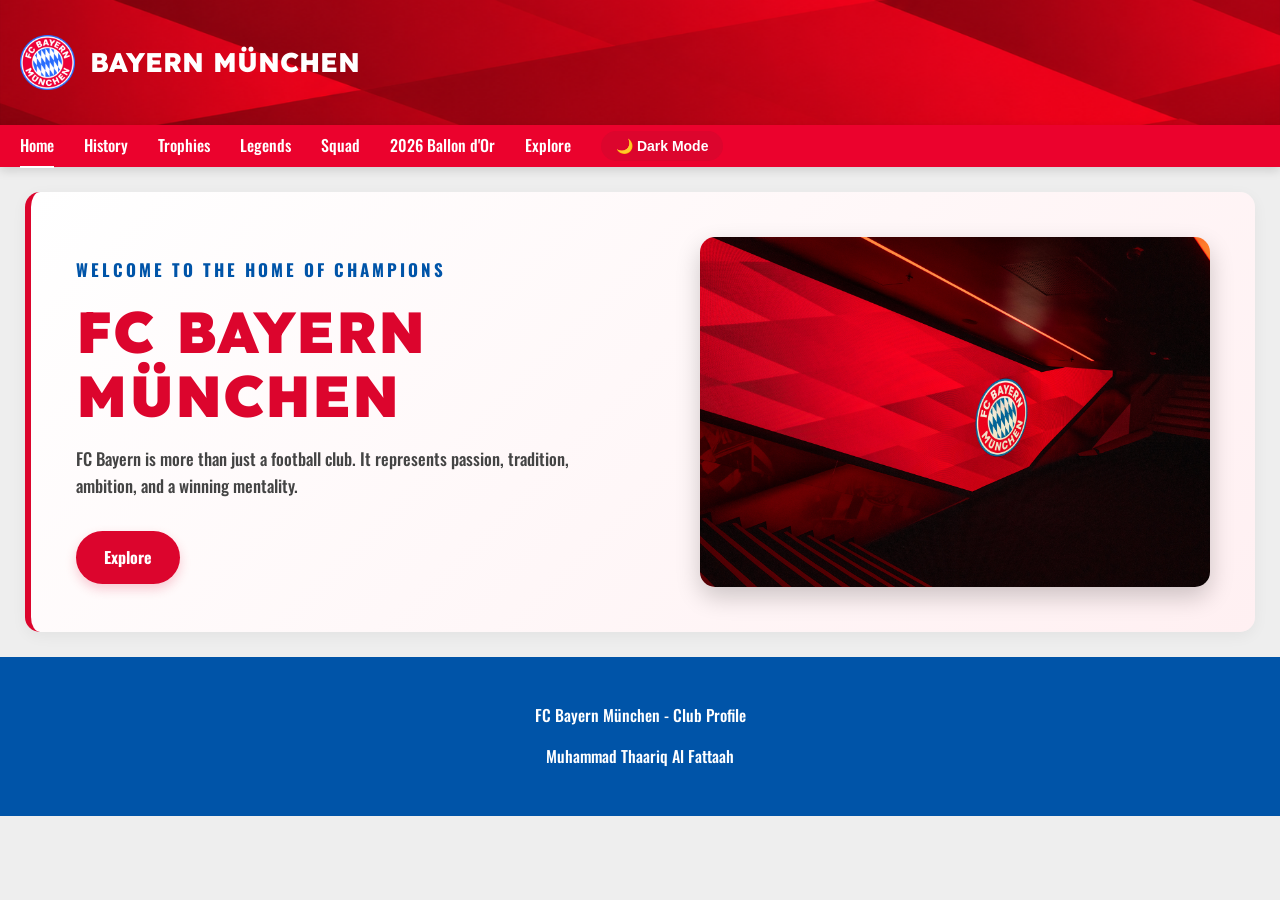
<file: index.html>
<!DOCTYPE html>
<html lang="id">

<head>
    <meta charset="UTF-8">
    <meta name="viewport" content="width=device-width, initial-scale=1.0">

    <title>FC Bayern München | Club Profile</title>

    <link rel="stylesheet" href="style.css">
    <link rel="preconnect" href="https://fonts.googleapis.com">
<link rel="preconnect" href="https://fonts.gstatic.com" crossorigin>

<link href="https://fonts.googleapis.com/css2?family=Lexend:wght@400;500;600;700;800;900&family=Oswald:wght@500;600&display=swap" rel="stylesheet">
</head>

<body>

    <!-- HEADER -->
    <header>
        <div class="header-brand">

        <img src="images/bayernlogo.png"
             class="header-logo">

        <h1>BAYERN MÜNCHEN</h1>

    </div>
    </header> 

    <!-- NAVIGATION -->
    <nav>
    <a href="index.html" class="active">Home</a>
    <a href="history.html">History</a>
    <a href="trophy.html">Trophies</a>
    <a href="legends.html">Legends</a>
    <a href="squad.html">Squad</a>
    <a href="kane.html">2026 Ballon d'Or</a>
    <a href="explore.html">Explore</a>

    <button id="darkModeBtn">🌙 Dark Mode</button>
</nav>
    <!-- HOME -->
    
<section id="home" class="hero">

    <div class="hero-content">
        <p class="hero-subtitle">WELCOME TO THE HOME OF CHAMPIONS</p>

        <h2>FC BAYERN MÜNCHEN</h2>

        <p>
            FC Bayern is more than just a football club.
            It represents passion, tradition, ambition,
            and a winning mentality.
        </p>

        <a href="explore.html" class="hero-button">
            Explore
        </a>
    </div>

    <img src="images/allianz_arena10.jpg"
         alt="Allianz Arena"
         class="hero-image">

</section>

    <footer>
        <p>FC Bayern München - Club Profile</p>
        <p>Muhammad Thaariq Al Fattaah</p>
    </footer>


    <script src="script.js"></script>
</body>
</html>
</file>
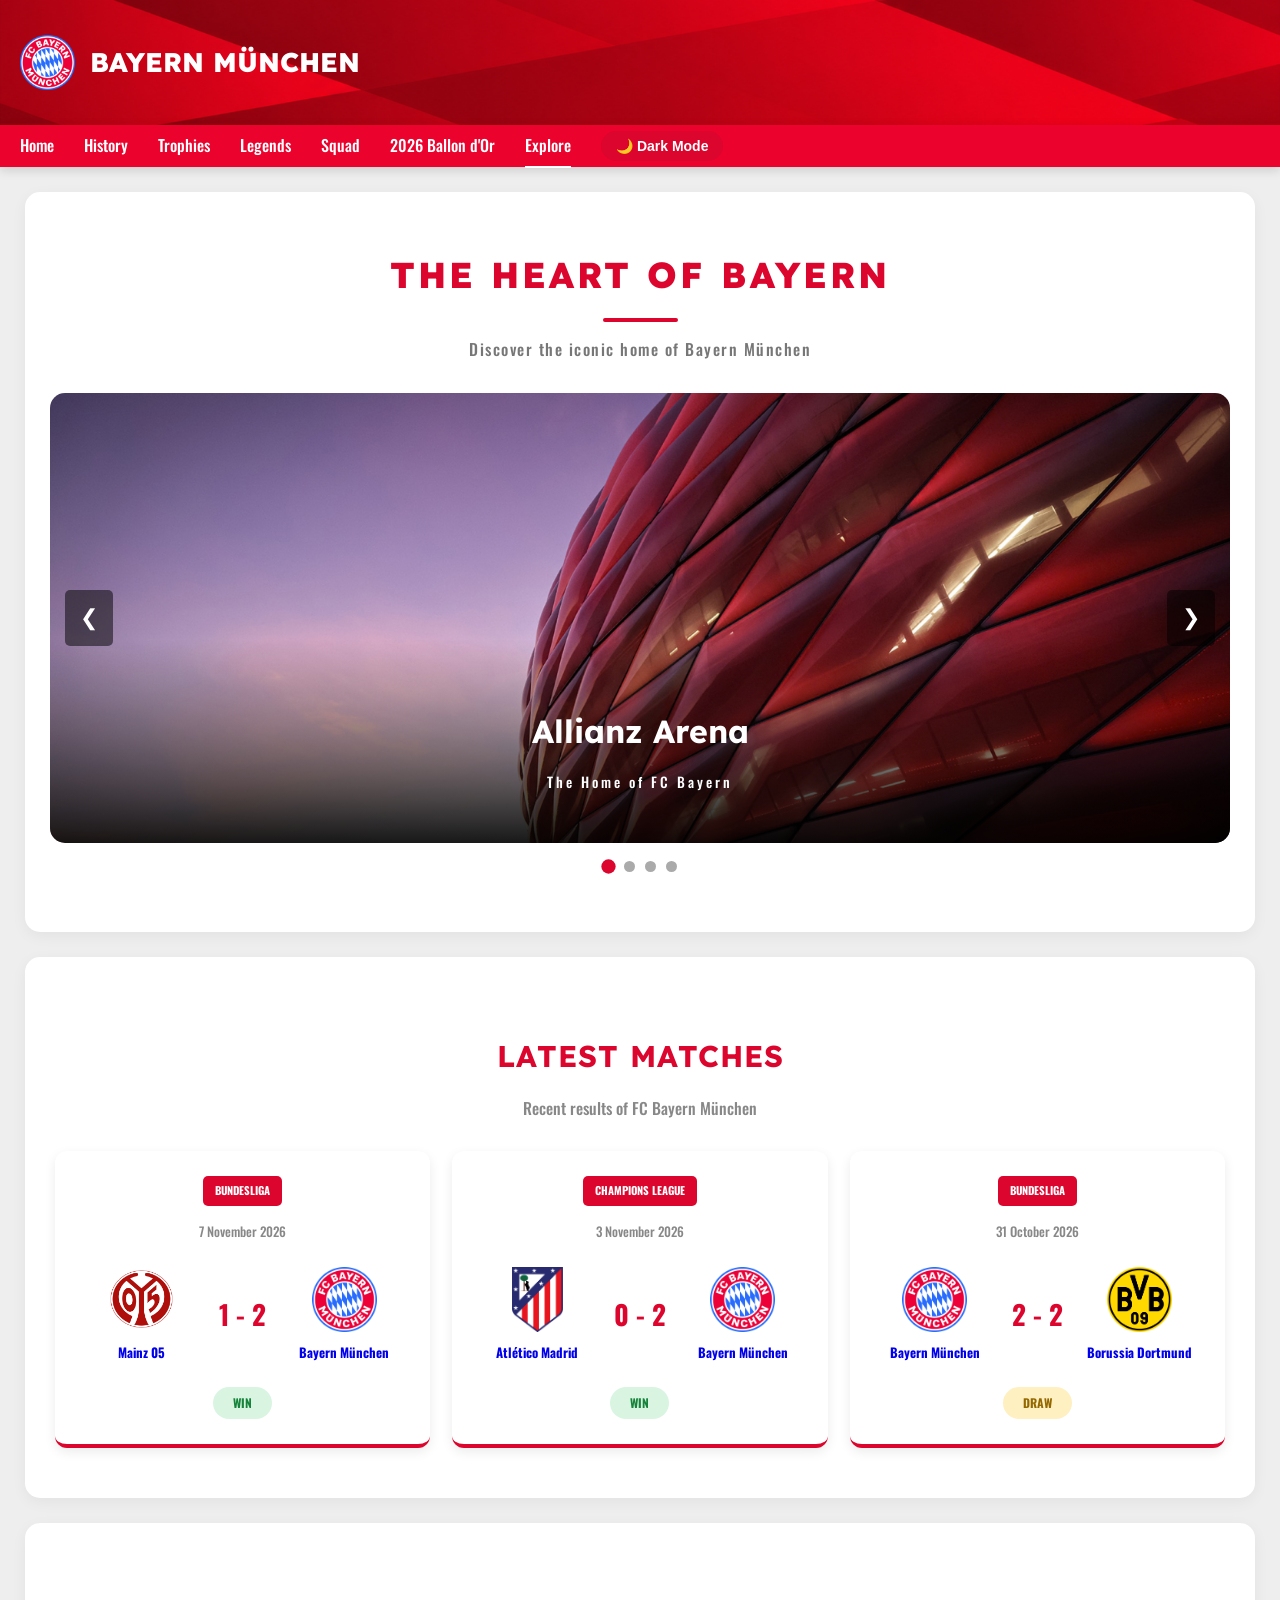
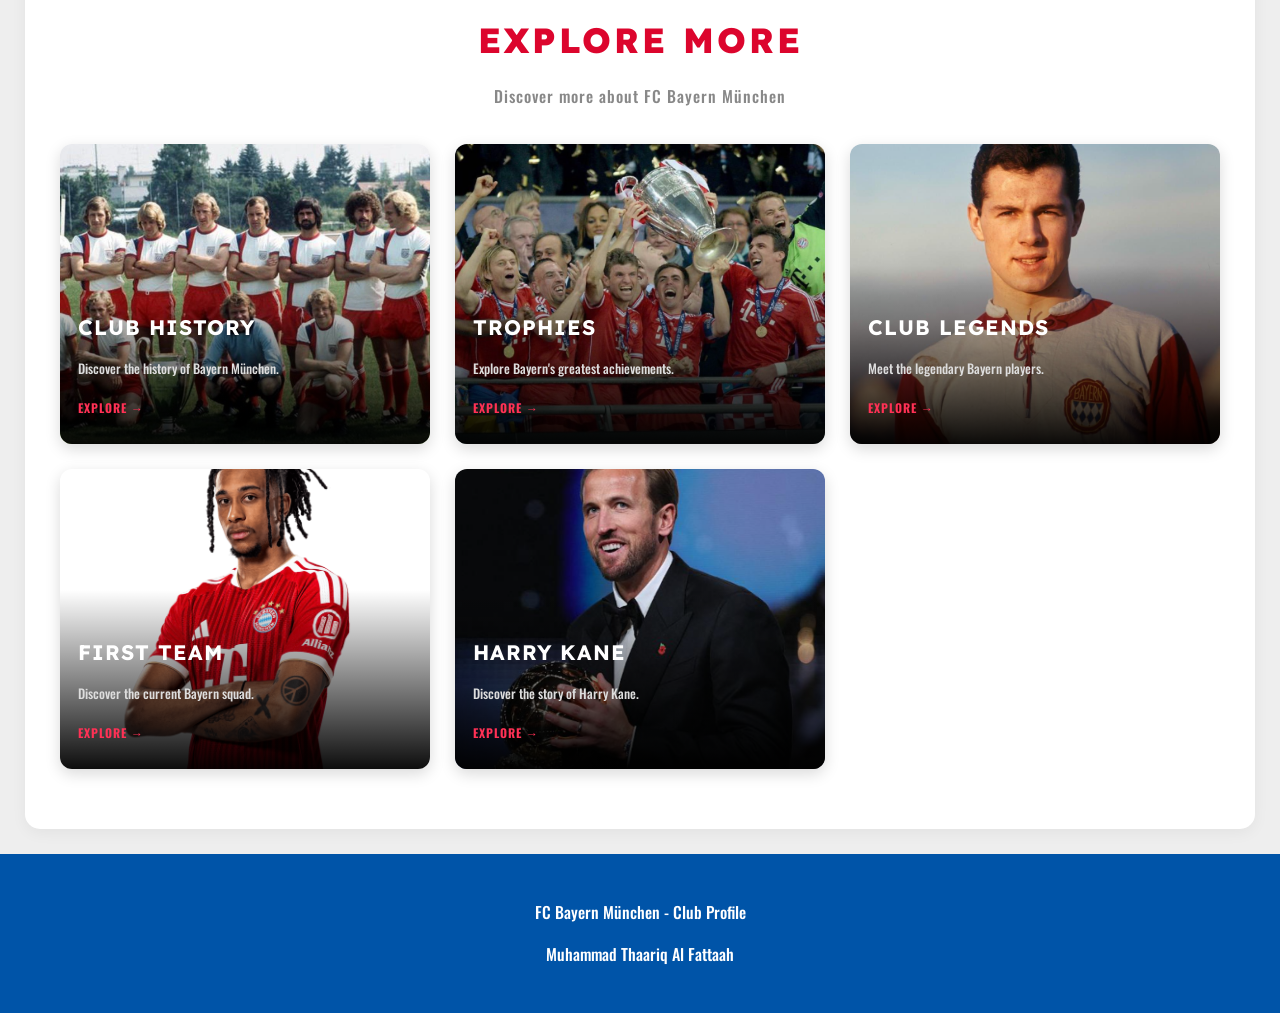
<file: explore.html>
<!DOCTYPE html>
<html lang="en">

<head>
    <meta charset="UTF-8">
    <meta name="viewport" content="width=device-width, initial-scale=1.0">

    <title>FC Bayern München | Club Profile</title>

    <link rel="stylesheet" href="style.css">
    <link rel="preconnect" href="https://fonts.googleapis.com">
<link rel="preconnect" href="https://fonts.gstatic.com" crossorigin>

<link href="https://fonts.googleapis.com/css2?family=Lexend:wght@400;500;600;700;800;900&family=Oswald:wght@500;600&display=swap" rel="stylesheet">
</head>

<body>

    
<!-- HEADER -->
<header>
    <div class="header-brand">

        <img src="images/bayernlogo.png"
             class="header-logo">

        <h1>BAYERN MÜNCHEN</h1>

    </div>
</header>

<!-- NAVIGATION -->
<nav>
    <a href="index.html">Home</a>
    <a href="history.html">History</a>
    <a href="trophy.html">Trophies</a>
    <a href="legends.html">Legends</a>
    <a href="squad.html">Squad</a>
    <a href="kane.html">2026 Ballon d'Or</a>
    <a href="explore.html" class="active">Explore</a>

    <button id="darkModeBtn">🌙 Dark Mode</button>
</nav>

    
<main>

    <!-- STADIUM CAROUSEL -->
    <section class="stadium-section">

        <h2>THE HEART OF BAYERN</h2>
        <p>Discover the iconic home of Bayern München</p>

        
<div class="stadium-carousel">

    <div class="stadium-slide active">
        <img src="images/allianzoutside.jpg" alt="Allianz Arena">
    </div>

    <div class="stadium-slide">
        <img src="images/allianz2.jpg" alt="Allianz Arena">
    </div>

    <div class="stadium-slide">
        <img src="images/allianz1.jpg" alt="Allianz Arena">
    </div>

    <div class="stadium-slide">
        <img src="images/allianz3.jpg" alt="Allianz Arena">
    </div>

    <div class="stadium-caption">
        <h3>Allianz Arena</h3>
        <p>The Home of FC Bayern</p>
    </div>

    <button class="stadium-prev"
            onclick="changeSlide(-1)">❮</button>

    <button class="stadium-next"
            onclick="changeSlide(1)">❯</button>

</div>

<div class="stadium-dots">
    <span class="dot active" onclick="showSlide(0)"></span>
    <span class="dot" onclick="showSlide(1)"></span>
    <span class="dot" onclick="showSlide(2)"></span>
    <span class="dot" onclick="showSlide(3)"></span>
</div>
</section>


<!-- LATEST MATCHES -->
<section class="matches-section">

    <h2>LATEST MATCHES</h2>
    <p>Recent results of FC Bayern München</p>

    <div class="matches-grid">

        <!-- MATCH 1 -->
        <a href="match1.html" class="match-card">

            <span class="match-competition">BUNDESLIGA</span>
            <p class="match-date">7 November 2026</p>

            
<div class="match-score">

    <div class="team">
        <img src="images/mainz05.png" alt="Mainz 05">
        <span>Mainz 05</span>
    </div>

    <strong>1 - 2</strong>

    <div class="team">
        <img src="images/bayernlogo.png" alt="Bayern München">
        <span>Bayern München</span>
    </div>

</div>


            <span class="match-result win">WIN</span>

        </a>

        <!-- MATCH 2 -->
        <a href="match2.html" class="match-card">

            <span class="match-competition">CHAMPIONS LEAGUE</span>
            <p class="match-date">3 November 2026</p>

            

<div class="match-score">

    <div class="team">
        <img src="images/atletico.png" alt="Atlético Madrid">
        <span>Atlético Madrid</span>
    </div>

    <strong>0 - 2</strong>

    <div class="team">
        <img src="images/bayernlogo.png" alt="Bayern München">
        <span>Bayern München</span>
    </div>

</div>
            <span class="match-result win">WIN</span>

        </a>

        <!-- MATCH 3 -->
        <a href="match3.html" class="match-card">

            <span class="match-competition">BUNDESLIGA</span>
            <p class="match-date">31 October 2026</p>

            
<div class="match-score">

    <div class="team">
        <img src="images/bayernlogo.png" alt="Bayern München">
        <span>Bayern München</span>
    </div>

    <strong>2 - 2</strong>

    <div class="team">
        <img src="images/dortmund.png" alt="Borussia Dortmund">
        <span>Borussia Dortmund</span>
    </div>

</div>
            <span class="match-result draw">DRAW</span>

        </a>

    </div>

</section>

</main>

<!-- EXPLORE MORE -->
<section class="explore-more">

    <h2>EXPLORE MORE</h2>
    <p>Discover more about FC Bayern München</p>

    <div class="explore-grid">

        <a href="history.html" class="explore-card">
            <img src="images/historicbayern.png" alt="Bayern History">
            <div class="explore-info">
                <h3>CLUB HISTORY</h3>
                <p>Discover the history of Bayern München.</p>
                <span>EXPLORE →</span>
            </div>
        </a>

        <a href="trophy.html" class="explore-card">
            <img src="images/ucl2013.png" alt="Bayern Trophies">
            <div class="explore-info">
                <h3>TROPHIES</h3>
                <p>Explore Bayern's greatest achievements.</p>
                <span>EXPLORE →</span>
            </div>
        </a>

        <a href="legends.html" class="explore-card">
            <img src="images/beckenbauer.png" alt="Bayern Legends">
            <div class="explore-info">
                <h3>CLUB LEGENDS</h3>
                <p>Meet the legendary Bayern players.</p>
                <span>EXPLORE →</span>
            </div>
        </a>

        <a href="squad.html" class="explore-card">
            <img src="images/michael-olise.png" alt="Bayern Squad">
            <div class="explore-info">
                <h3>FIRST TEAM</h3>
                <p>Discover the current Bayern squad.</p>
                <span>EXPLORE →</span>
            </div>
        </a>

        <a href="kane.html" class="explore-card">
            <img src="images/kane.png" alt="Harry Kane">
            <div class="explore-info">
                <h3>HARRY KANE</h3>
                <p>Discover the story of Harry Kane.</p>
                <span>EXPLORE →</span>
            </div>
        </a>

    </div>

</section>

<footer>
        <p>FC Bayern München - Club Profile</p>
        <p>Muhammad Thaariq Al Fattaah</p>
    </footer>

    <script src="script.js"></script>
</body>
</html>
</file>
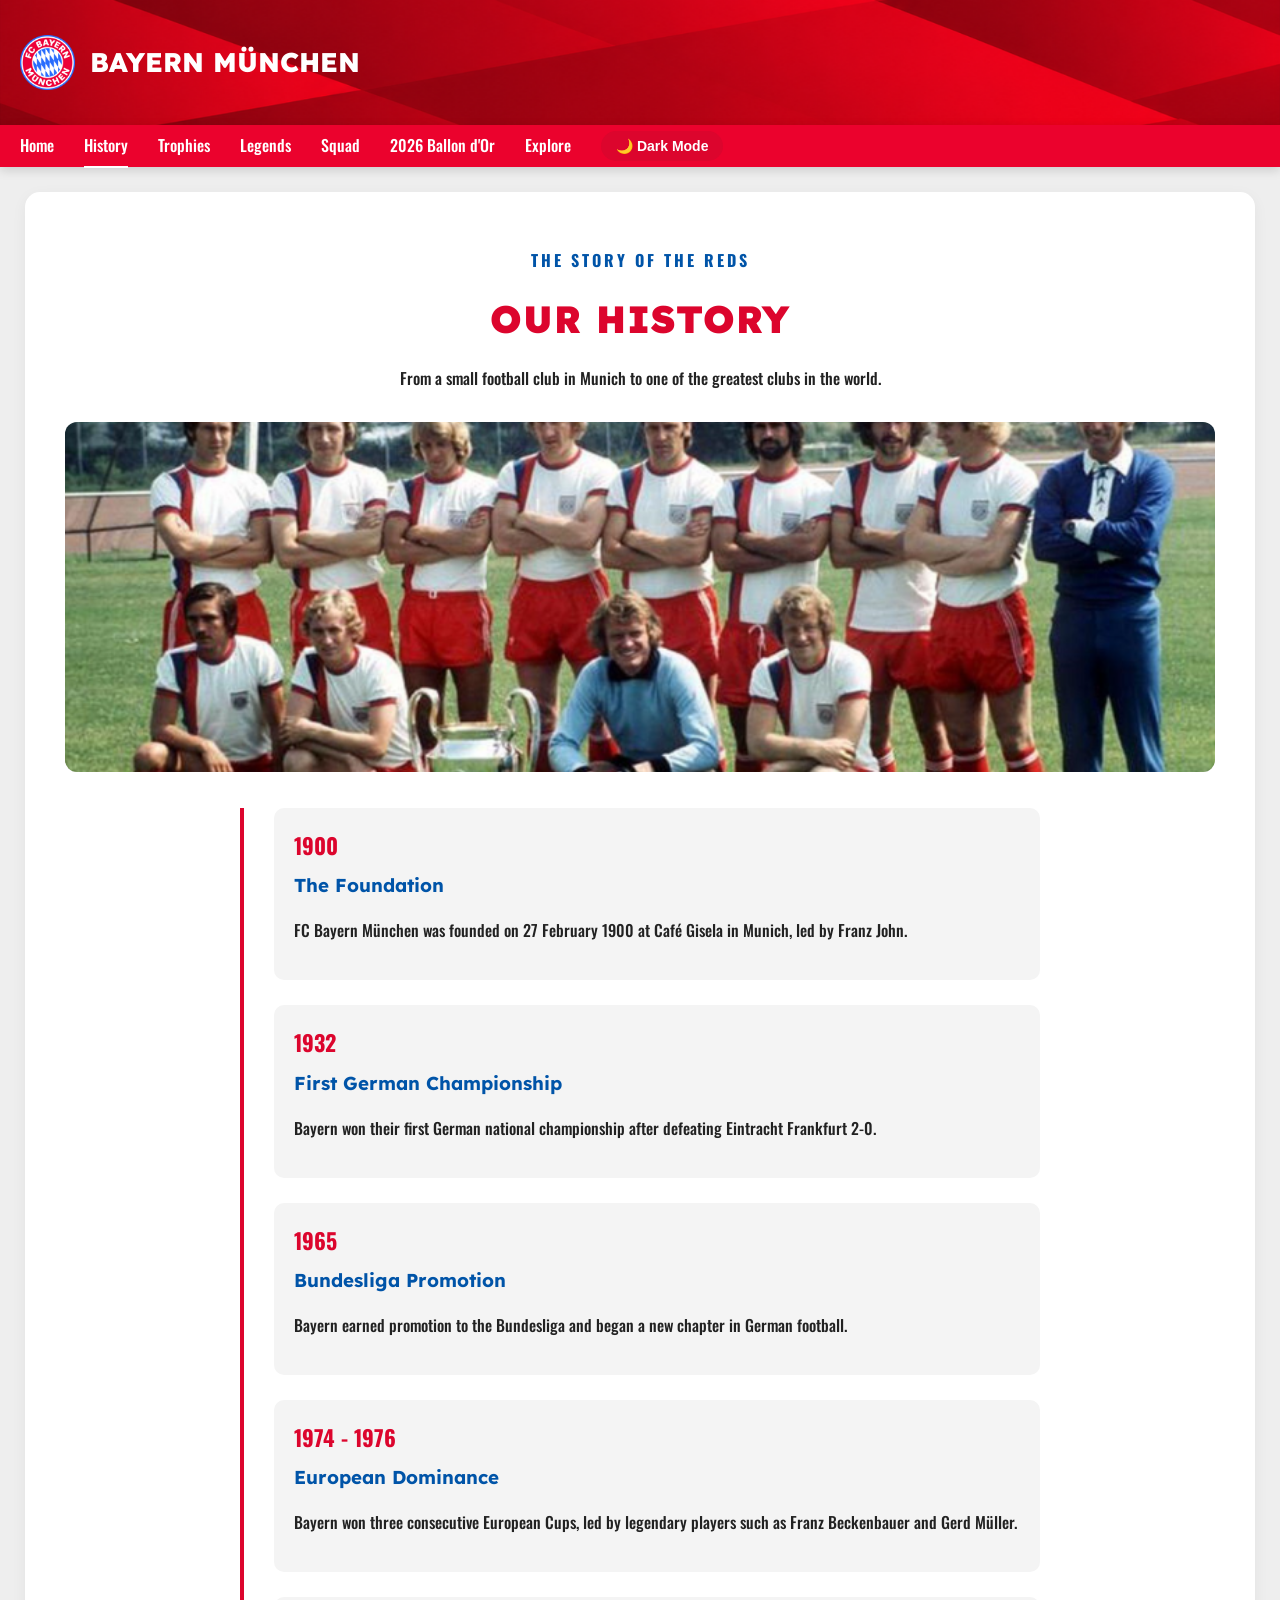
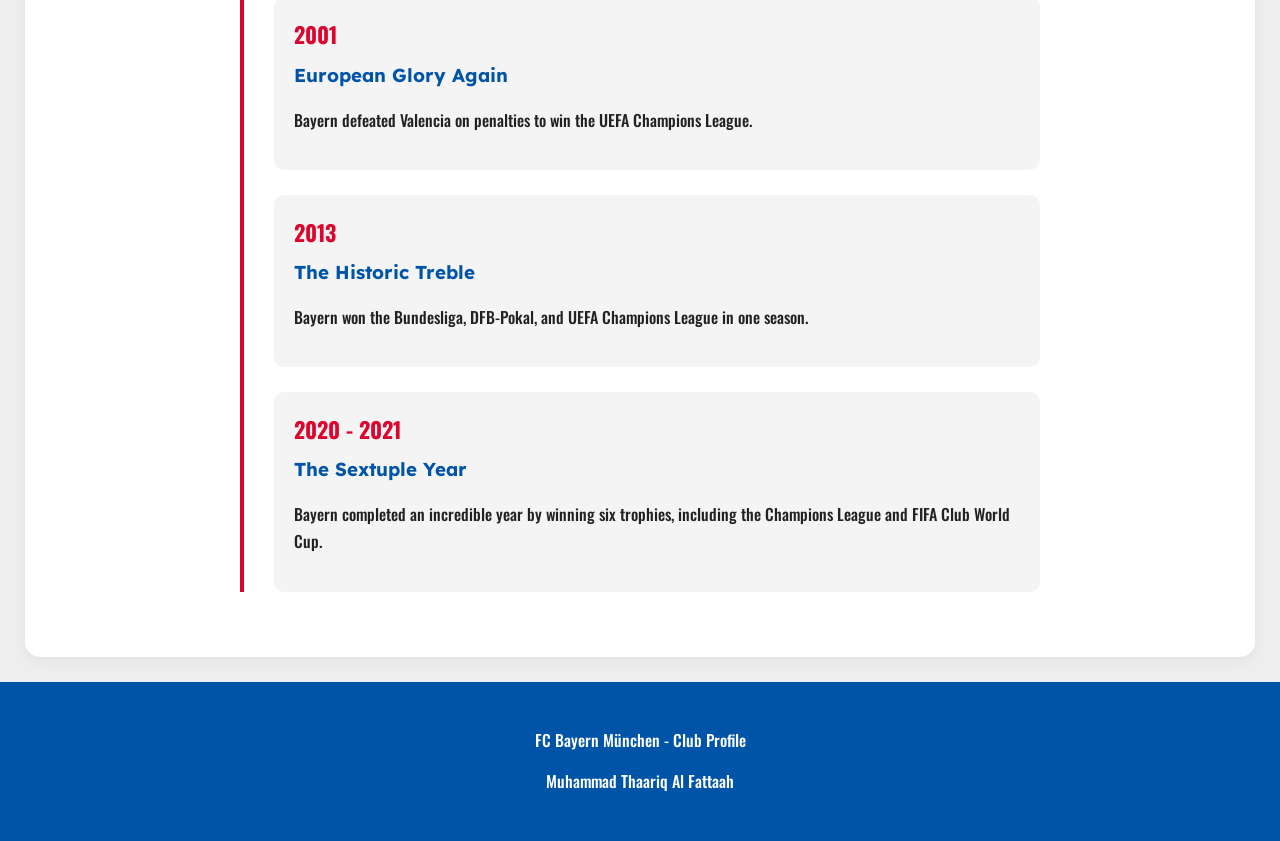
<file: history.html>
<!DOCTYPE html>
<html lang="en">

<head>
    <meta charset="UTF-8">
    <meta name="viewport" content="width=device-width, initial-scale=1.0">

    <title>History | Bayern München</title>

    <link rel="stylesheet" href="style.css">

    <link rel="preconnect" href="https://fonts.googleapis.com">
    <link rel="preconnect" href="https://fonts.gstatic.com" crossorigin>

    <link href="https://fonts.googleapis.com/css2?family=Lexend:wght@400;500;600;700;800;900&family=Oswald:wght@500;600&display=swap" rel="stylesheet">
</head>

<body>

    <header>
        <div class="header-brand">
            <img src="images/bayernlogo.png"
                 alt="Bayern Munich Logo"
                 class="header-logo">

            <h1>BAYERN MÜNCHEN</h1>
        </div>
    </header>

    <nav>
        <a href="index.html">Home</a>
    <a href="history.html" class="active">History</a>
    <a href="trophy.html">Trophies</a>
    <a href="legends.html">Legends</a>
    <a href="squad.html">Squad</a>
    <a href="kane.html">2026 Ballon d'Or</a>
    <a href="explore.html">Explore</a>

        <button id="darkModeBtn">🌙 Dark Mode</button>
    </nav>

    <section id="history" class="history">

    <div class="history-heading">
        <p>THE STORY OF THE REDS</p>
        <h2>OUR HISTORY</h2>
        <p>
            From a small football club in Munich
            to one of the greatest clubs in the world.
        </p>
    </div>

    <div class="history-image">
        <img src="images/historicbayern.png"
             alt="FC Bayern Munich historical team">
    </div>

    <div class="timeline">

        <div class="timeline-item">
            <span>1900</span>
            <h3>The Foundation</h3>
            <p>
                FC Bayern München was founded on
                27 February 1900 at Café Gisela in Munich,
                led by Franz John.
            </p>
        </div>

        <div class="timeline-item">
            <span>1932</span>
            <h3>First German Championship</h3>
            <p>
                Bayern won their first German national
                championship after defeating Eintracht
                Frankfurt 2-0.
            </p>
        </div>

        <div class="timeline-item">
            <span>1965</span>
            <h3>Bundesliga Promotion</h3>
            <p>
                Bayern earned promotion to the Bundesliga
                and began a new chapter in German football.
            </p>
        </div>

        <div class="timeline-item">
            <span>1974 - 1976</span>
            <h3>European Dominance</h3>
            <p>
                Bayern won three consecutive European
                Cups, led by legendary players such as
                Franz Beckenbauer and Gerd Müller.
            </p>
        </div>

        <div class="timeline-item">
            <span>2001</span>
            <h3>European Glory Again</h3>
            <p>
                Bayern defeated Valencia on penalties
                to win the UEFA Champions League.
            </p>
        </div>

        <div class="timeline-item">
            <span>2013</span>
            <h3>The Historic Treble</h3>
            <p>
                Bayern won the Bundesliga, DFB-Pokal,
                and UEFA Champions League in one season.
            </p>
        </div>

        <div class="timeline-item">
            <span>2020 - 2021</span>
            <h3>The Sextuple Year</h3>
            <p>
                Bayern completed an incredible year
                by winning six trophies, including
                the Champions League and FIFA Club
                World Cup.
            </p>
        </div>

    </div>

</section>

    <footer>
        <p>FC Bayern München - Club Profile</p>
        <p>Muhammad Thaariq Al Fattaah</p>
    </footer>

    <script src="script.js"></script>

</body>
</html>
</file>
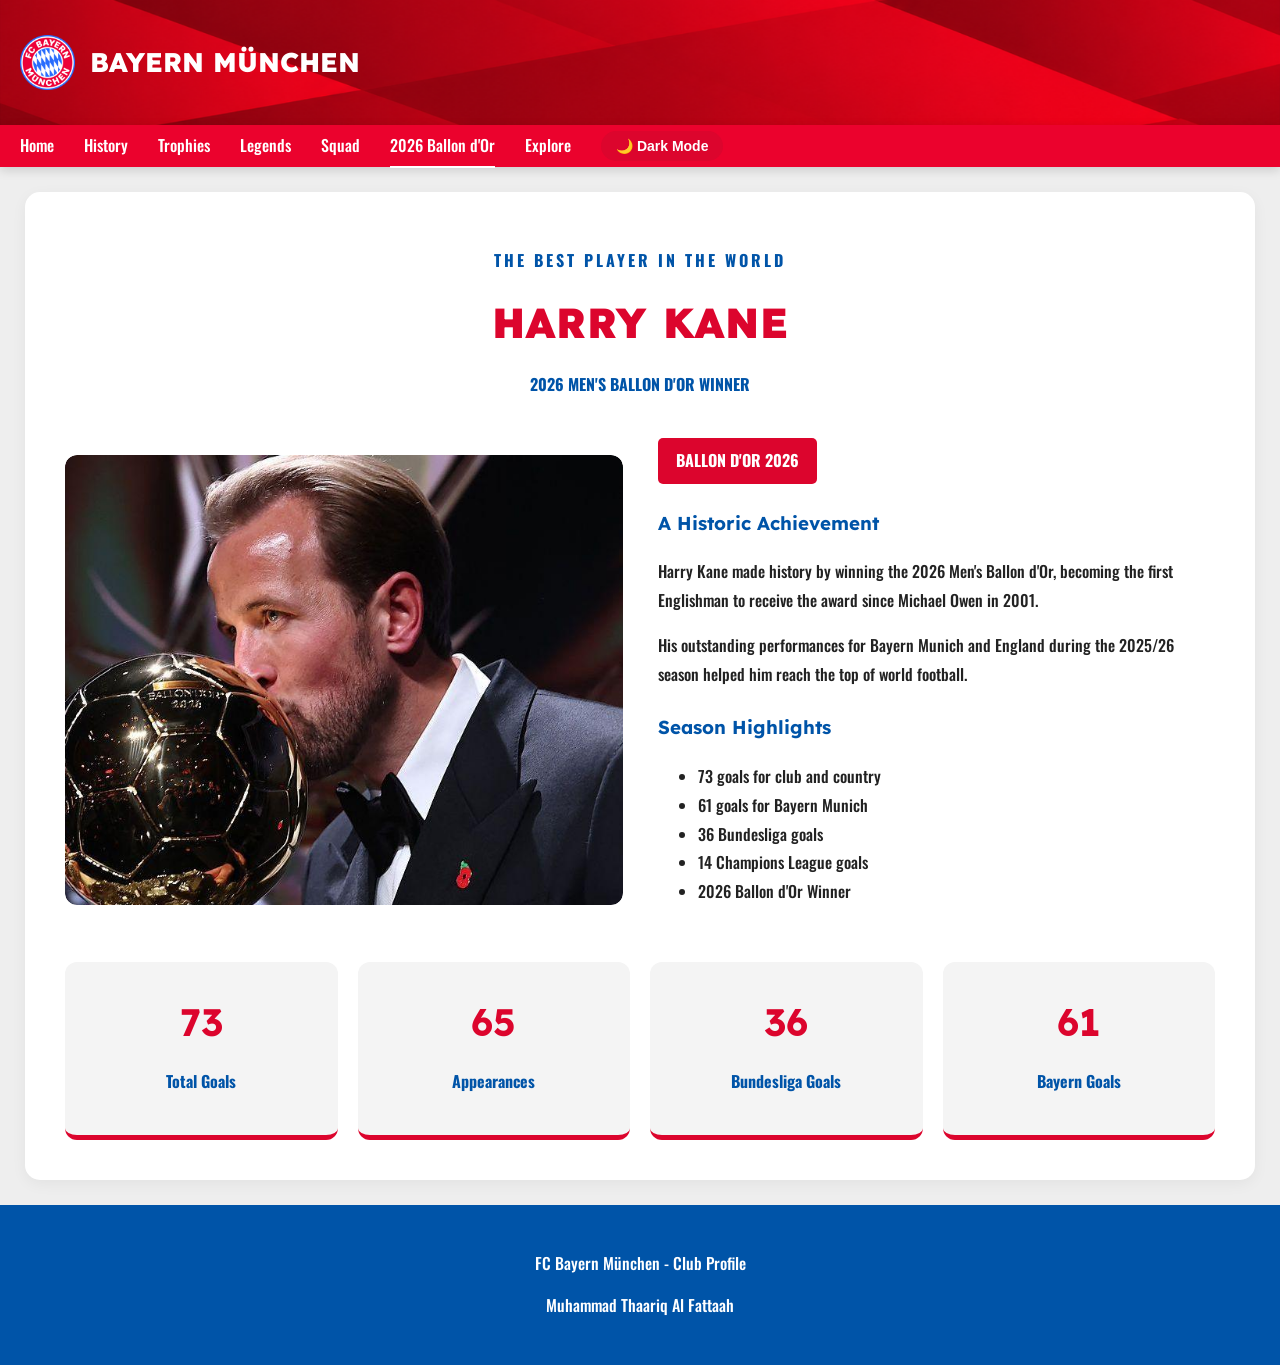
<file: kane.html>
<!DOCTYPE html>
<html lang="en">

<head>
    <meta charset="UTF-8">
    <meta name="viewport" content="width=device-width, initial-scale=1.0">

    <title>2026 Ballon d'Or | Bayern München</title>

    <link rel="stylesheet" href="style.css">

    <link rel="preconnect" href="https://fonts.googleapis.com">
    <link rel="preconnect" href="https://fonts.gstatic.com" crossorigin>

    <link href="https://fonts.googleapis.com/css2?family=Lexend:wght@400;500;600;700;800;900&family=Oswald:wght@500;600&display=swap" rel="stylesheet">
</head>

<body>

    <header>
        <div class="header-brand">
            <img src="images/bayernlogo.png"
                 alt="Bayern Munich Logo"
                 class="header-logo">

            <h1>BAYERN MÜNCHEN</h1>
        </div>
    </header>

    <nav>
        <a href="index.html">Home</a>
    <a href="history.html">History</a>
    <a href="trophy.html">Trophies</a>
    <a href="legends.html">Legends</a>
    <a href="squad.html">Squad</a>
    <a href="kane.html" class="active">2026 Ballon d'Or</a>
    <a href="explore.html">Explore</a>

        <button id="darkModeBtn">🌙 Dark Mode</button>
    </nav>

    <section id="kane" class="kane-section">

    <div class="kane-heading">
        <p>THE BEST PLAYER IN THE WORLD</p>
        <h2>HARRY KANE</h2>
        <p>2026 MEN'S BALLON D'OR WINNER</p>
    </div>

    <div class="kane-profile">

        
<div class="kane-image kane-carousel">

    <div class="kane-slide active">
        <img src="images/harrykaneballon.jpg"
             alt="Harry Kane Ballon d'Or">
    </div>

    <div class="kane-slide">
        <img src="images/kaneballon2.jpg"
             alt="Harry Kane Ballon d'Or">
    </div>

    <div class="kane-slide">
        <img src="images/kaneballon3.jpg"
             alt="Harry Kane Ballon d'Or">
    </div>

</div>

        <div class="kane-info">
            <span class="award-label">BALLON D'OR 2026</span>

            <h3>A Historic Achievement</h3>

            <p>
                Harry Kane made history by winning the
                2026 Men's Ballon d'Or, becoming the
                first Englishman to receive the award
                since Michael Owen in 2001.
            </p>

            <p>
                His outstanding performances for
                Bayern Munich and England during
                the 2025/26 season helped him reach
                the top of world football.
            </p>

            <h3>Season Highlights</h3>

            <ul>
                <li>73 goals for club and country</li>
                <li>61 goals for Bayern Munich</li>
                <li>36 Bundesliga goals</li>
                <li>14 Champions League goals</li>
                <li>2026 Ballon d'Or Winner</li>
            </ul>

        </div>

    </div>

    <div class="kane-stats">

        <div class="stat-card">
            <h3>73</h3>
            <p>Total Goals</p>
        </div>

        <div class="stat-card">
            <h3>65</h3>
            <p>Appearances</p>
        </div>

        <div class="stat-card">
            <h3>36</h3>
            <p>Bundesliga Goals</p>
        </div>

        <div class="stat-card">
            <h3>61</h3>
            <p>Bayern Goals</p>
        </div>

    </div>

</section>

    <footer>
        <p>FC Bayern München - Club Profile</p>
        <p>Muhammad Thaariq Al Fattaah</p>
    </footer>

    <script src="script.js"></script>

</body>
</html>
</file>
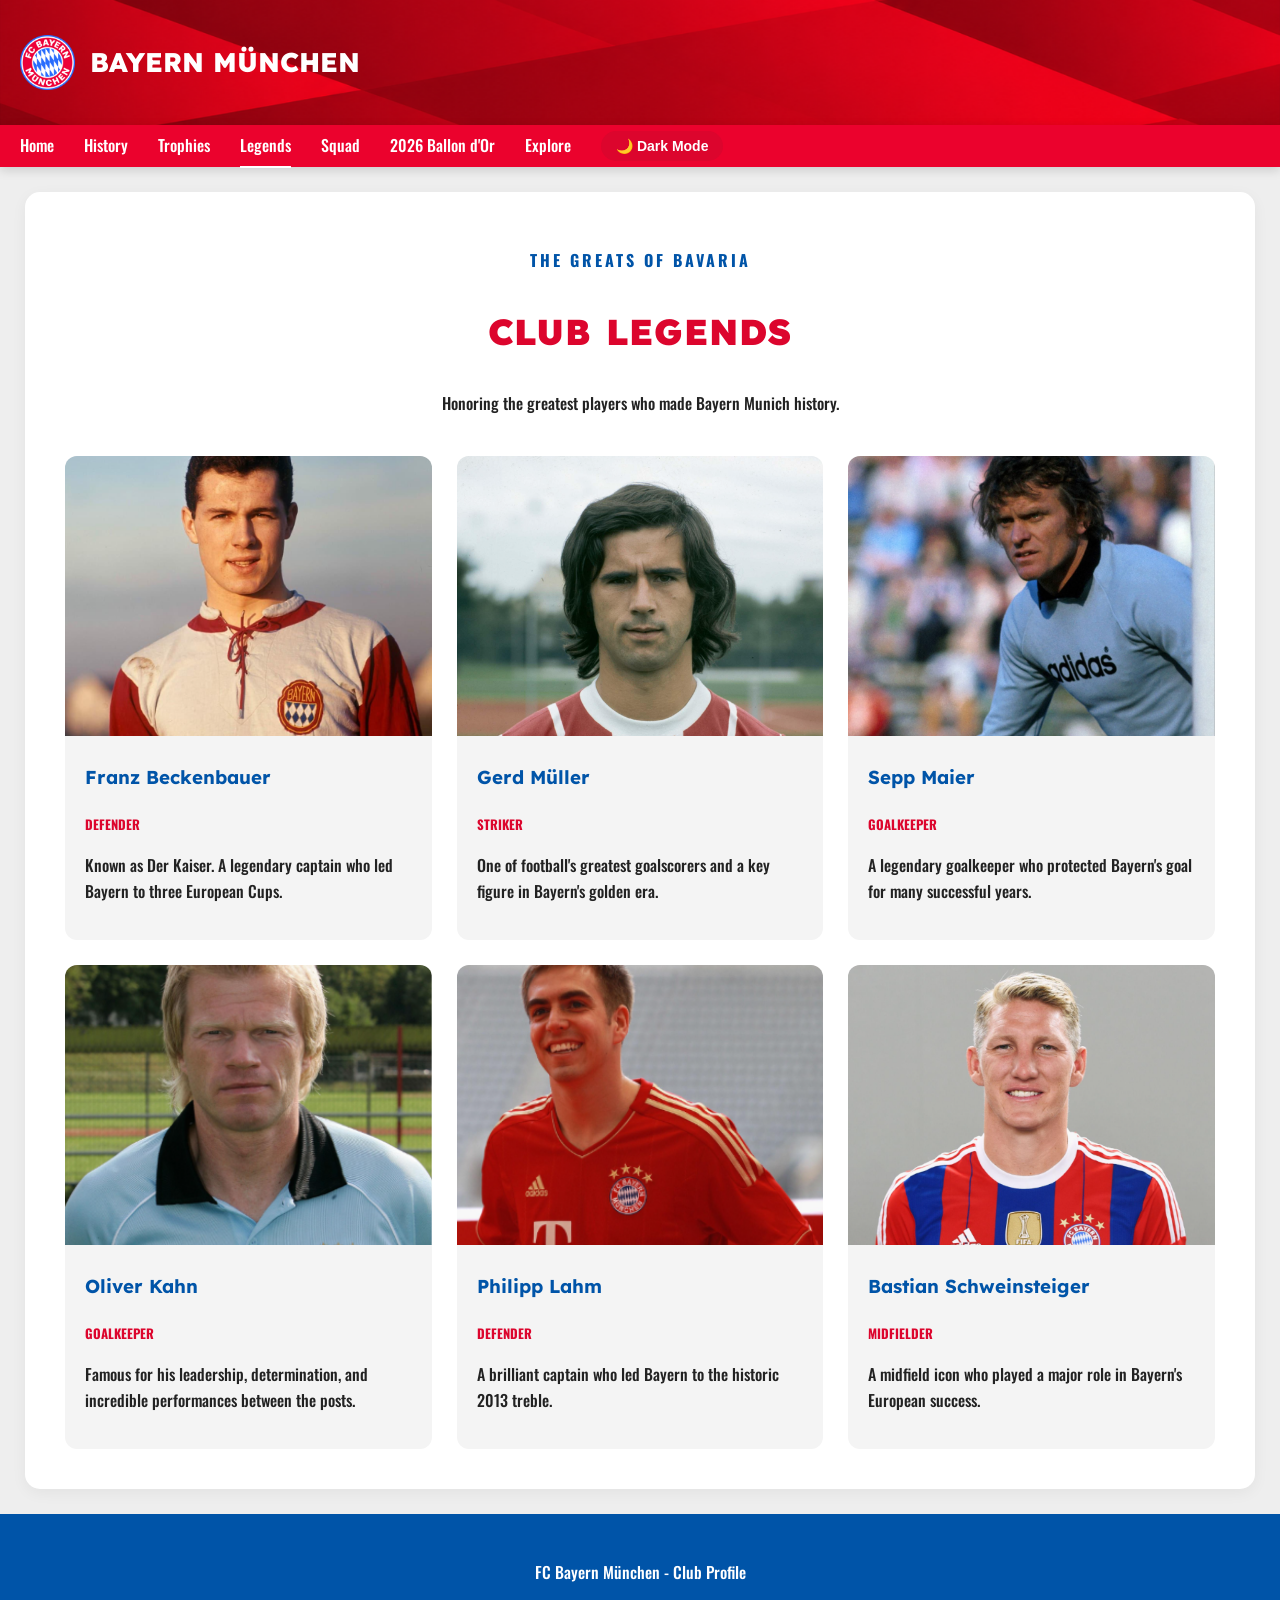
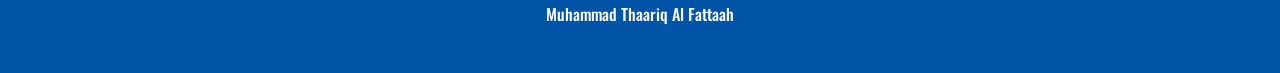
<file: legends.html>
<!DOCTYPE html>
<html lang="en">

<head>
    <meta charset="UTF-8">
    <meta name="viewport" content="width=device-width, initial-scale=1.0">

    <title>Legends | Bayern München</title>

    <link rel="stylesheet" href="style.css">

    <link rel="preconnect" href="https://fonts.googleapis.com">
    <link rel="preconnect" href="https://fonts.gstatic.com" crossorigin>

    <link href="https://fonts.googleapis.com/css2?family=Lexend:wght@400;500;600;700;800;900&family=Oswald:wght@500;600&display=swap" rel="stylesheet">
</head>

<body>

    <header>
        <div class="header-brand">
            <img src="images/bayernlogo.png"
                 alt="Bayern Munich Logo"
                 class="header-logo">

            <h1>BAYERN MÜNCHEN</h1>
        </div>
    </header>

    <nav>
        <a href="index.html">Home</a>
    <a href="history.html">History</a>
    <a href="trophy.html">Trophies</a>
    <a href="legends.html" class="active">Legends</a>
    <a href="squad.html">Squad</a>
    <a href="kane.html">2026 Ballon d'Or</a>
    <a href="explore.html">Explore</a>

        <button id="darkModeBtn">🌙 Dark Mode</button>
    </nav>

    <section id="legends" class="legends">

    <div class="legends-heading">
        <p>THE GREATS OF BAVARIA</p>
        <h2>CLUB LEGENDS</h2>
        <p>
            Honoring the greatest players
            who made Bayern Munich history.
        </p>
    </div>

    <div class="legends-grid">

        <div class="legend-card">
            <img src="images/beckenbauer.png"
                 alt="Franz Beckenbauer">
            <div class="legend-info">
                <h3>Franz Beckenbauer</h3>
                <span>DEFENDER</span>
                <p>
                    Known as Der Kaiser.
                    A legendary captain who led
                    Bayern to three European Cups.
                </p>
            </div>
        </div>

        <div class="legend-card">
            <img src="images/gerdmuller.png"
                 alt="Gerd Muller">
            <div class="legend-info">
                <h3>Gerd Müller</h3>
                <span>STRIKER</span>
                <p>
                    One of football's greatest
                    goalscorers and a key figure
                    in Bayern's golden era.
                </p>
            </div>
        </div>

        <div class="legend-card">
            <img src="images/seppmaier.png"
                 alt="Sepp Maier">
            <div class="legend-info">
                <h3>Sepp Maier</h3>
                <span>GOALKEEPER</span>
                <p>
                    A legendary goalkeeper who
                    protected Bayern's goal
                    for many successful years.
                </p>
            </div>
        </div>

        <div class="legend-card">
            <img src="images/kahn.png"
                 alt="Oliver Kahn">
            <div class="legend-info">
                <h3>Oliver Kahn</h3>
                <span>GOALKEEPER</span>
                <p>
                    Famous for his leadership,
                    determination, and incredible
                    performances between the posts.
                </p>
            </div>
        </div>

        <div class="legend-card">
            <img src="images/lahmm.png"
                 alt="Philipp Lahm">
            <div class="legend-info">
                <h3>Philipp Lahm</h3>
                <span>DEFENDER</span>
                <p>
                    A brilliant captain who led
                    Bayern to the historic
                    2013 treble.
                </p>
            </div>
        </div>

        <div class="legend-card">
            <img src="images/schweinstiger.png"
                 alt="Bastian Schweinsteiger">
            <div class="legend-info">
                <h3>Bastian Schweinsteiger</h3>
                <span>MIDFIELDER</span>
                <p>
                    A midfield icon who played
                    a major role in Bayern's
                    European success.
                </p>
            </div>
        </div>

    </div>

</section>


    <footer>
        <p>FC Bayern München - Club Profile</p>
        <p>Muhammad Thaariq Al Fattaah</p>
    </footer>

    <script src="script.js"></script>

</body>
</html>
</file>
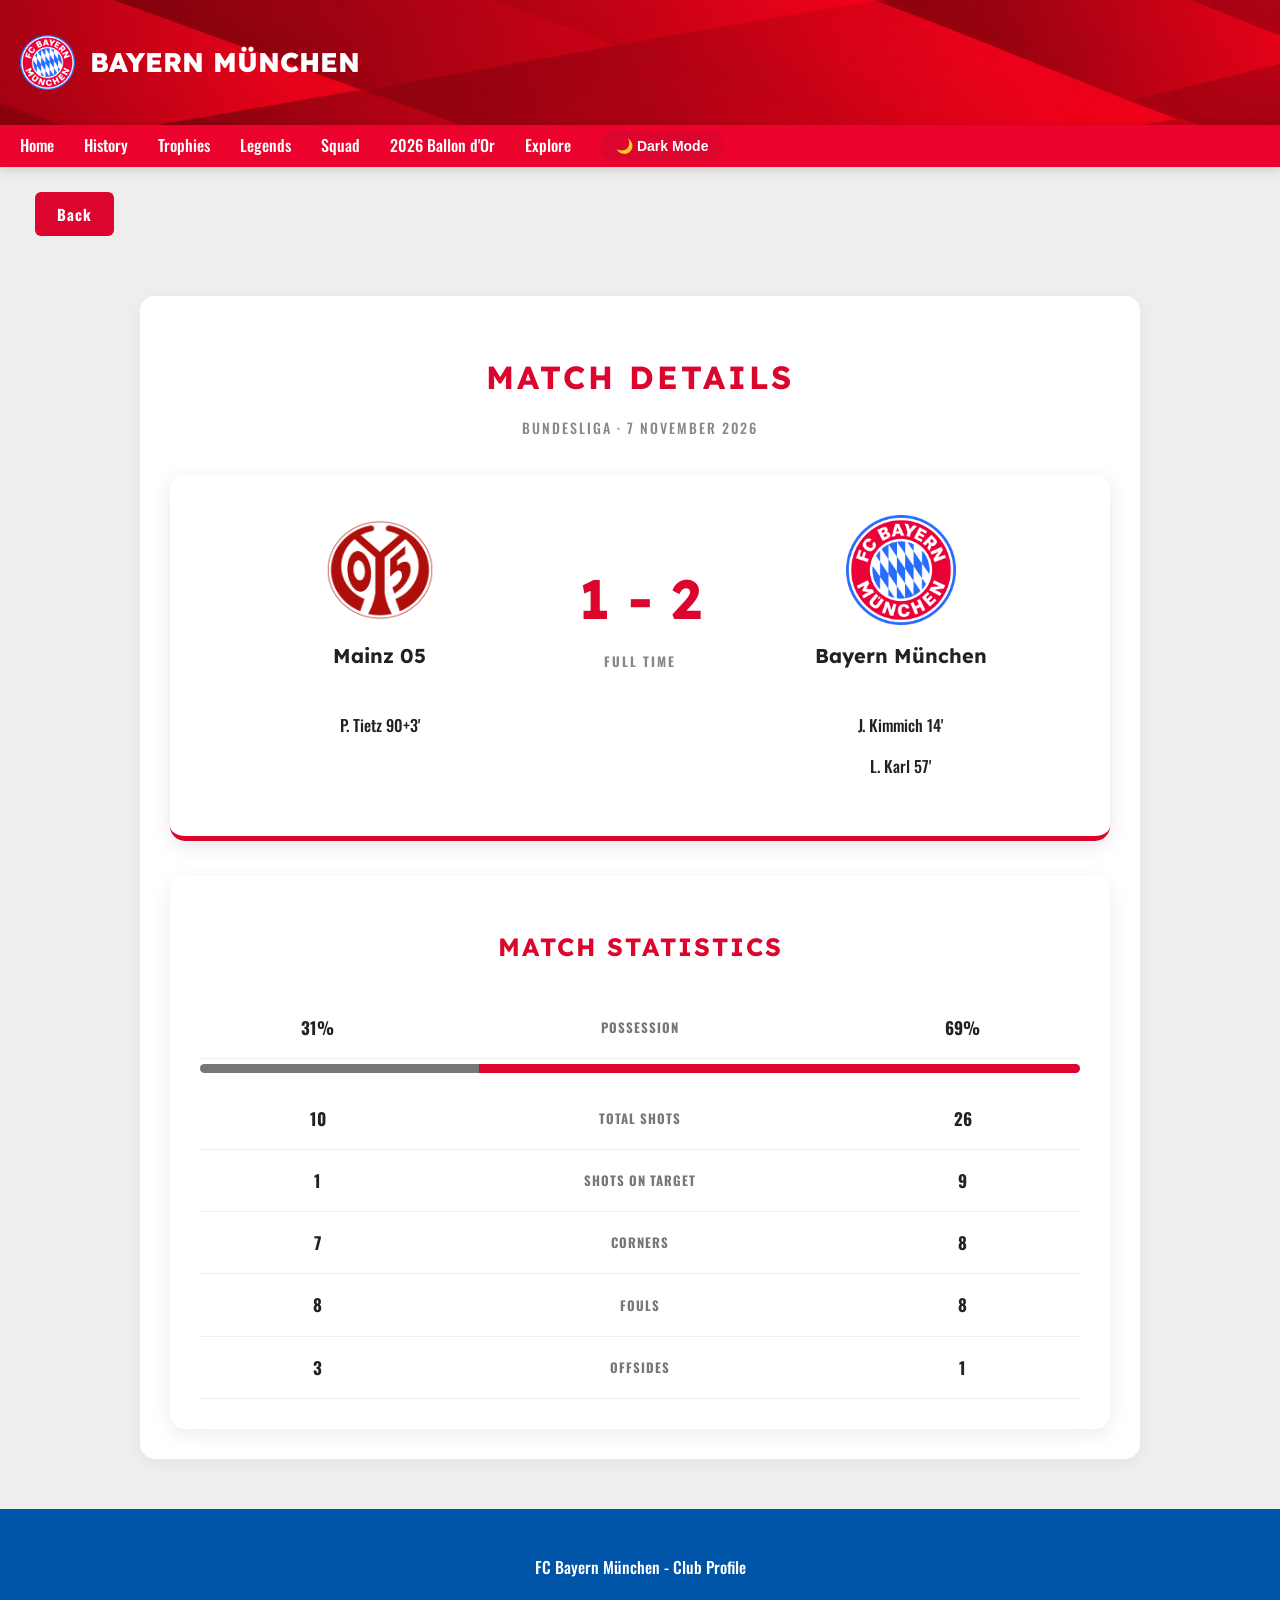
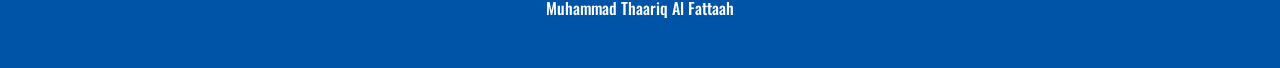
<file: match1.html>
<!DOCTYPE html>
<html lang="en">

<head>
    <meta charset="UTF-8">
    <meta name="viewport" content="width=device-width, initial-scale=1.0">

    <title>Match Informations | Bayern München</title>

    <link rel="stylesheet" href="style.css">

    <link rel="preconnect" href="https://fonts.googleapis.com">
    <link rel="preconnect" href="https://fonts.gstatic.com" crossorigin>

    <link href="https://fonts.googleapis.com/css2?family=Lexend:wght@400;500;600;700;800;900&family=Oswald:wght@500;600&display=swap" rel="stylesheet">
</head>

<body>

    <header>
        <div class="header-brand">
            <img src="images/bayernlogo.png"
                 alt="Bayern Munich Logo"
                 class="header-logo">

            <h1>BAYERN MÜNCHEN</h1>
        </div>
    </header>

    <nav>
        <a href="index.html">Home</a>
        <a href="history.html">History</a>
        <a href="trophy.html">Trophies</a>
        <a href="legends.html">Legends</a>
        <a href="squad.html">Squad</a>
        <a href="kane.html">2026 Ballon d'Or</a>
        <a href="explore.html">Explore</a>

        <button id="darkModeBtn">🌙 Dark Mode</button>
    </nav>

    <!-- MATCH DETAILS -->
    <main>
       <a href="explore.html" class="back-button">
        Back
       </a>
        <section class="match-detail">

            <h2>MATCH DETAILS</h2>

            <p class="detail-competition">
                BUNDESLIGA · 7 NOVEMBER 2026
            </p>

            <!-- SCOREBOARD -->
<div class="scoreboard">

    <!-- MAINZ -->
    <div class="score-team">
        <img src="images/mainz05.png" alt="Mainz 05">
        <h3>Mainz 05</h3>

        <div class="team-goals">
            <p>P. Tietz <span>90+3'</span></p>
        </div>
    </div>

    <!-- SCORE -->
    <div class="score-center">
        <h1>1 - 2</h1>
        <span>FULL TIME</span>
    </div>

    <!-- BAYERN -->
    <div class="score-team">
        <img src="images/bayernlogo.png" alt="Bayern München">
        <h3>Bayern München</h3>

        <div class="team-goals">
            <p>J. Kimmich <span>14'</span></p>
            <p>L. Karl <span>57'</span></p>
        </div>
    </div>

</div>

<!-- MATCH STATISTICS -->
<div class="match-statistics">

    <h2>MATCH STATISTICS</h2>

    <div class="possession-stat">

    <div class="stat-row">
        <span>31%</span>
        <strong>POSSESSION</strong>
        <span>69%</span>
    </div>

    <div class="possession-bar">
        <div class="mainz-possession"></div>
        <div class="bayern-possession"></div>
    </div>

</div>

    <div class="stat-row">
        <span>10</span>
        <strong>TOTAL SHOTS</strong>
        <span>26</span>
    </div>

    <div class="stat-row">
        <span>1</span>
        <strong>SHOTS ON TARGET</strong>
        <span>9</span>
    </div>

    <div class="stat-row">
        <span>7</span>
        <strong>CORNERS</strong>
        <span>8</span>
    </div>

    <div class="stat-row">
        <span>8</span>
        <strong>FOULS</strong>
        <span>8</span>
    </div>

    <div class="stat-row">
        <span>3</span>
        <strong>OFFSIDES</strong>
        <span>1</span>
    </div>

</div>
        </section>

    </main>

    <footer>
        <p>FC Bayern München - Club Profile</p>
        <p>Muhammad Thaariq Al Fattaah</p>
    </footer>

    <script src="script.js"></script>

</body>
</html>
</file>
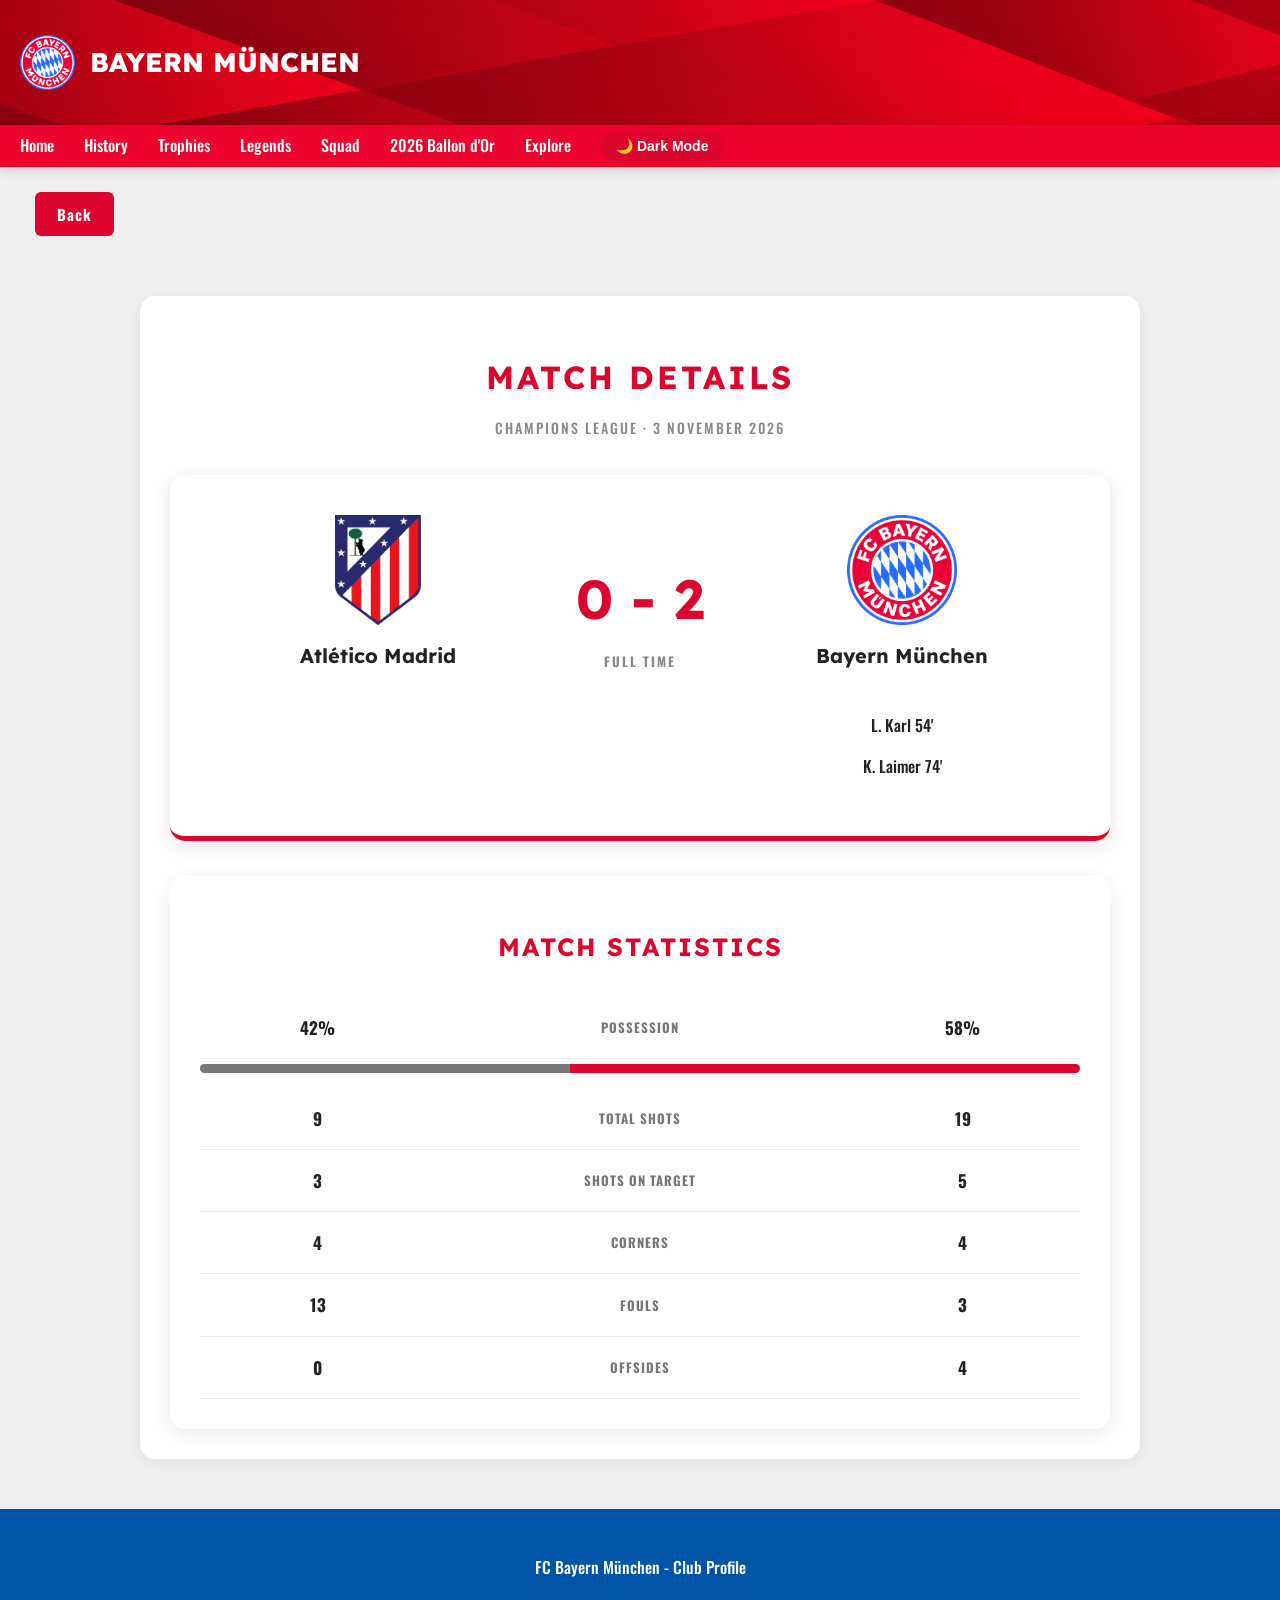
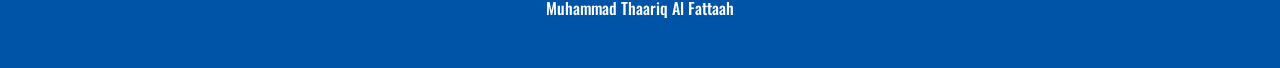
<file: match2.html>
<!DOCTYPE html>
<html lang="en">

<head>
    <meta charset="UTF-8">
    <meta name="viewport" content="width=device-width, initial-scale=1.0">

    <title>Match Informations | Bayern München</title>

    <link rel="stylesheet" href="style.css">

    <link rel="preconnect" href="https://fonts.googleapis.com">
    <link rel="preconnect" href="https://fonts.gstatic.com" crossorigin>

    <link href="https://fonts.googleapis.com/css2?family=Lexend:wght@400;500;600;700;800;900&family=Oswald:wght@500;600&display=swap" rel="stylesheet">
</head>

<body>

    <header>
        <div class="header-brand">
            <img src="images/bayernlogo.png"
                 alt="Bayern Munich Logo"
                 class="header-logo">

            <h1>BAYERN MÜNCHEN</h1>
        </div>
    </header>

    <nav>
        <a href="index.html">Home</a>
        <a href="history.html">History</a>
        <a href="trophy.html">Trophies</a>
        <a href="legends.html">Legends</a>
        <a href="squad.html">Squad</a>
        <a href="kane.html">2026 Ballon d'Or</a>
        <a href="explore.html">Explore</a>

        <button id="darkModeBtn">🌙 Dark Mode</button>
    </nav>

    <!-- MATCH DETAILS -->
    <main>
        <a href="explore.html" class="back-button">
        Back
       </a>
        <section class="match-detail">

            <h2>MATCH DETAILS</h2>

            <p class="detail-competition">
                CHAMPIONS LEAGUE · 3 NOVEMBER 2026
            </p>

            <!-- SCOREBOARD -->
<div class="scoreboard">

    <!-- atleti -->
    <div class="score-team">
        <img src="images/atletico.png" alt="Atlético  Madrid">
        <h3>Atlético Madrid</h3>

    </div>

    <!-- SCORE -->
    <div class="score-center">
        <h1>0 - 2</h1>
        <span>FULL TIME</span>
    </div>

    <!-- BAYERN -->
    <div class="score-team">
        <img src="images/bayernlogo.png" alt="Bayern München">
        <h3>Bayern München</h3>

        <div class="team-goals">
            <p>L. Karl <span>54'</span></p>
            <p>K. Laimer <span>74'</span></p>
        </div>
    </div>

</div>

<!-- MATCH STATISTICS -->
<div class="match-statistics">

    <h2>MATCH STATISTICS</h2>

    <div class="possession-stat">

    <div class="stat-row">
        <span>42%</span>
        <strong>POSSESSION</strong>
        <span>58%</span>
    </div>

    <div class="possession-bar">
        <div class="atletico-possession"></div>
        <div class="bayern2-possession"></div>
    </div>

</div>

    <div class="stat-row">
        <span>9</span>
        <strong>TOTAL SHOTS</strong>
        <span>19</span>
    </div>

    <div class="stat-row">
        <span>3</span>
        <strong>SHOTS ON TARGET</strong>
        <span>5</span>
    </div>

    <div class="stat-row">
        <span>4</span>
        <strong>CORNERS</strong>
        <span>4</span>
    </div>

    <div class="stat-row">
        <span>13</span>
        <strong>FOULS</strong>
        <span>3</span>
    </div>

    <div class="stat-row">
        <span>0</span>
        <strong>OFFSIDES</strong>
        <span>4</span>
    </div>

</div>
        </section>

    </main>

    <footer>
        <p>FC Bayern München - Club Profile</p>
        <p>Muhammad Thaariq Al Fattaah</p>
    </footer>

    <script src="script.js"></script>

</body>
</html>
</file>
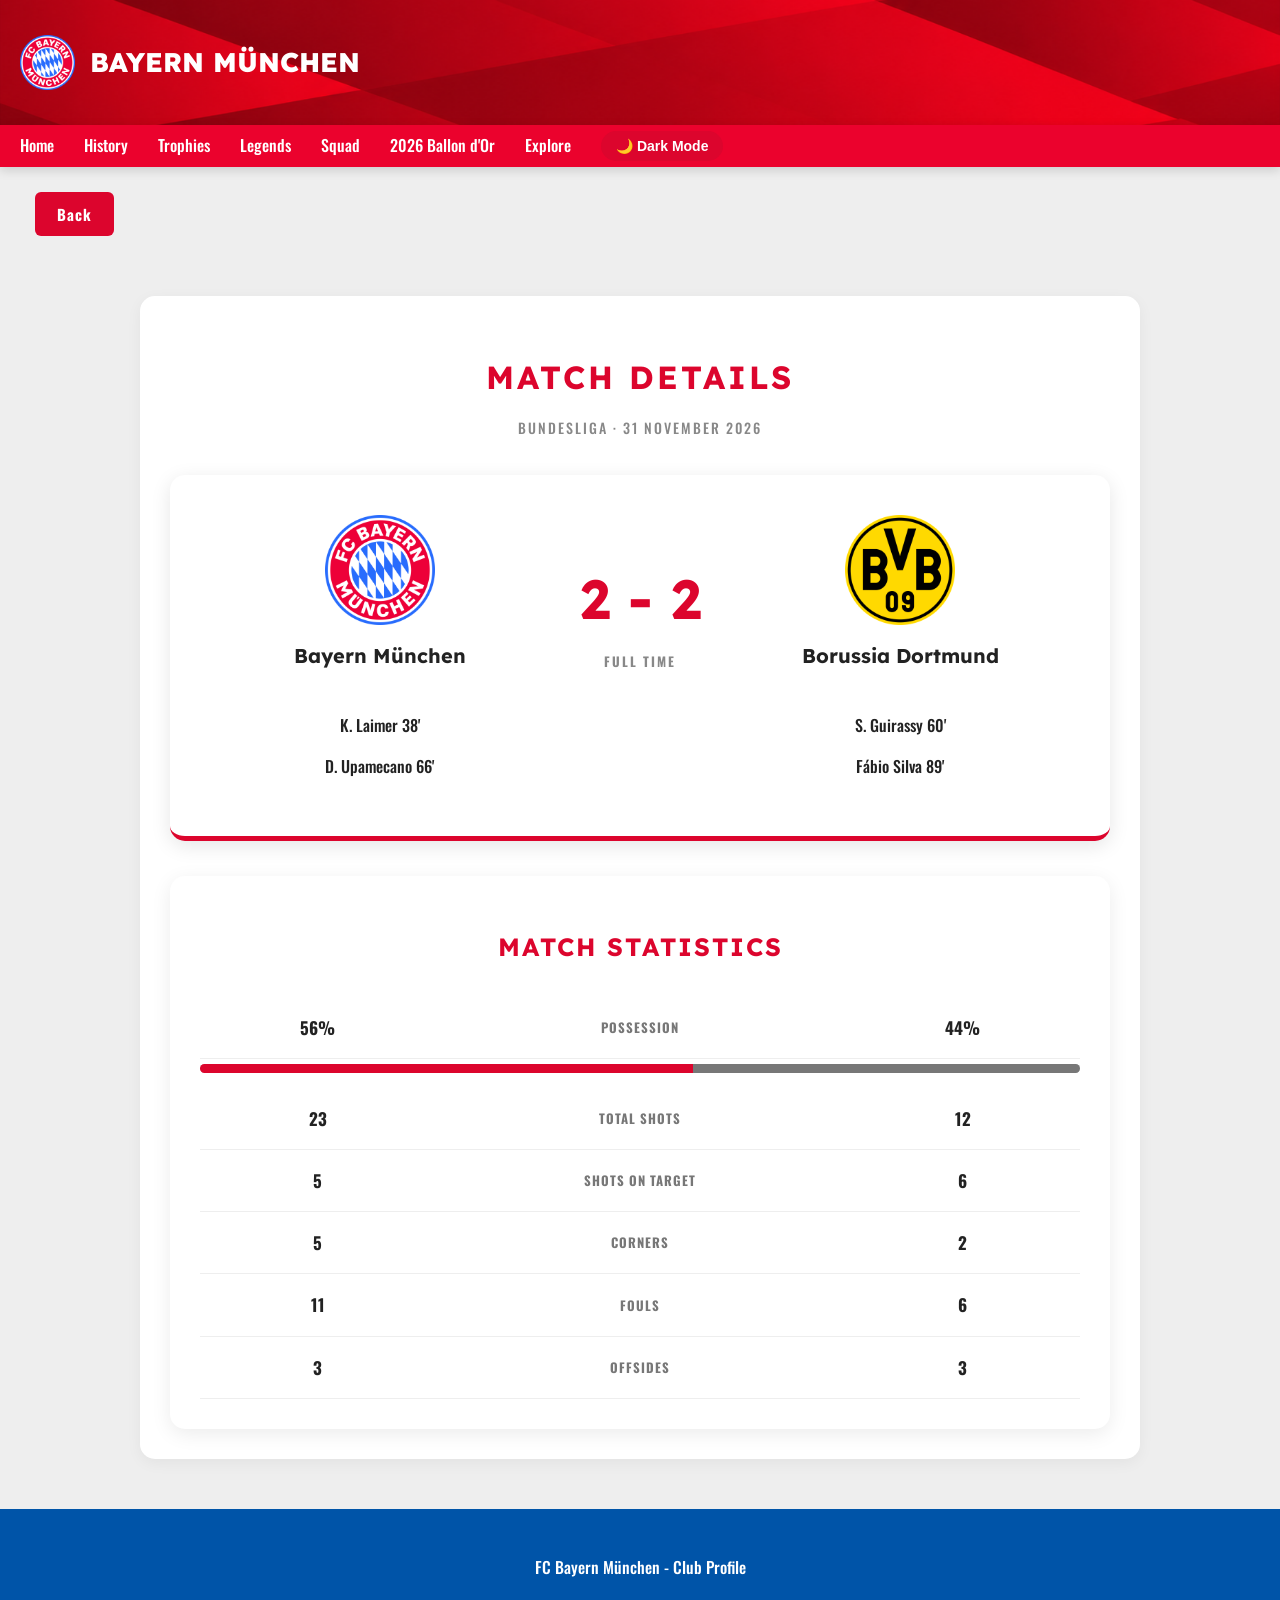
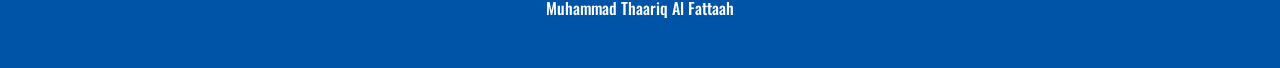
<file: match3.html>
<!DOCTYPE html>
<html lang="en">

<head>
    <meta charset="UTF-8">
    <meta name="viewport" content="width=device-width, initial-scale=1.0">

    <title>Match Informations | Bayern München</title>

    <link rel="stylesheet" href="style.css">

    <link rel="preconnect" href="https://fonts.googleapis.com">
    <link rel="preconnect" href="https://fonts.gstatic.com" crossorigin>

    <link href="https://fonts.googleapis.com/css2?family=Lexend:wght@400;500;600;700;800;900&family=Oswald:wght@500;600&display=swap" rel="stylesheet">
</head>

<body>

    <header>
        <div class="header-brand">
            <img src="images/bayernlogo.png"
                 alt="Bayern Munich Logo"
                 class="header-logo">

            <h1>BAYERN MÜNCHEN</h1>
        </div>
    </header>

    <nav>
        <a href="index.html">Home</a>
        <a href="history.html">History</a>
        <a href="trophy.html">Trophies</a>
        <a href="legends.html">Legends</a>
        <a href="squad.html">Squad</a>
        <a href="kane.html">2026 Ballon d'Or</a>
        <a href="explore.html">Explore</a>

        <button id="darkModeBtn">🌙 Dark Mode</button>
    </nav>

    <!-- MATCH DETAILS -->
    <main>
        <a href="explore.html" class="back-button">
        Back
       </a>
        <section class="match-detail">

            <h2>MATCH DETAILS</h2>

            <p class="detail-competition">
                BUNDESLIGA · 31 NOVEMBER 2026
            </p>

            <!-- SCOREBOARD -->
<div class="scoreboard">

    <!-- BAYERN -->
    <div class="score-team">
        <img src="images/bayernlogo.png" alt="Bayern München">
        <h3>Bayern München</h3>

        <div class="team-goals">
            <p>K. Laimer <span>38'</span></p>
            <p>D. Upamecano <span>66'</span></p>
        </div>
    </div>

    <!-- SCORE -->
    <div class="score-center">
        <h1>2 - 2</h1>
        <span>FULL TIME</span>
    </div>

    <!-- BAYERN -->
    <div class="score-team">
        <img src="images/dortmund.png" alt="Dortmund">
        <h3>Borussia Dortmund</h3>

        <div class="team-goals">
            <p>S. Guirassy <span>60'</span></p>
            <p>Fábio Silva <span>89'</span></p>
        </div>
    </div>

</div>

<!-- MATCH STATISTICS -->
<div class="match-statistics">

    <h2>MATCH STATISTICS</h2>

    <div class="possession-stat">

    <div class="stat-row">
        <span>56%</span>
        <strong>POSSESSION</strong>
        <span>44%</span>
    </div>

    <div class="possession-bar">
        <div class="bayern3-possession"></div>
        <div class="dortmund-possession"></div>
    </div>

</div>

    <div class="stat-row">
        <span>23</span>
        <strong>TOTAL SHOTS</strong>
        <span>12</span>
    </div>

    <div class="stat-row">
        <span>5</span>
        <strong>SHOTS ON TARGET</strong>
        <span>6</span>
    </div>

    <div class="stat-row">
        <span>5</span>
        <strong>CORNERS</strong>
        <span>2</span>
    </div>

    <div class="stat-row">
        <span>11</span>
        <strong>FOULS</strong>
        <span>6</span>
    </div>

    <div class="stat-row">
        <span>3</span>
        <strong>OFFSIDES</strong>
        <span>3</span>
    </div>

</div>
        </section>

    </main>

    <footer>
        <p>FC Bayern München - Club Profile</p>
        <p>Muhammad Thaariq Al Fattaah</p>
    </footer>
    
    <script src="script.js"></script>

</body>
</html>
</file>
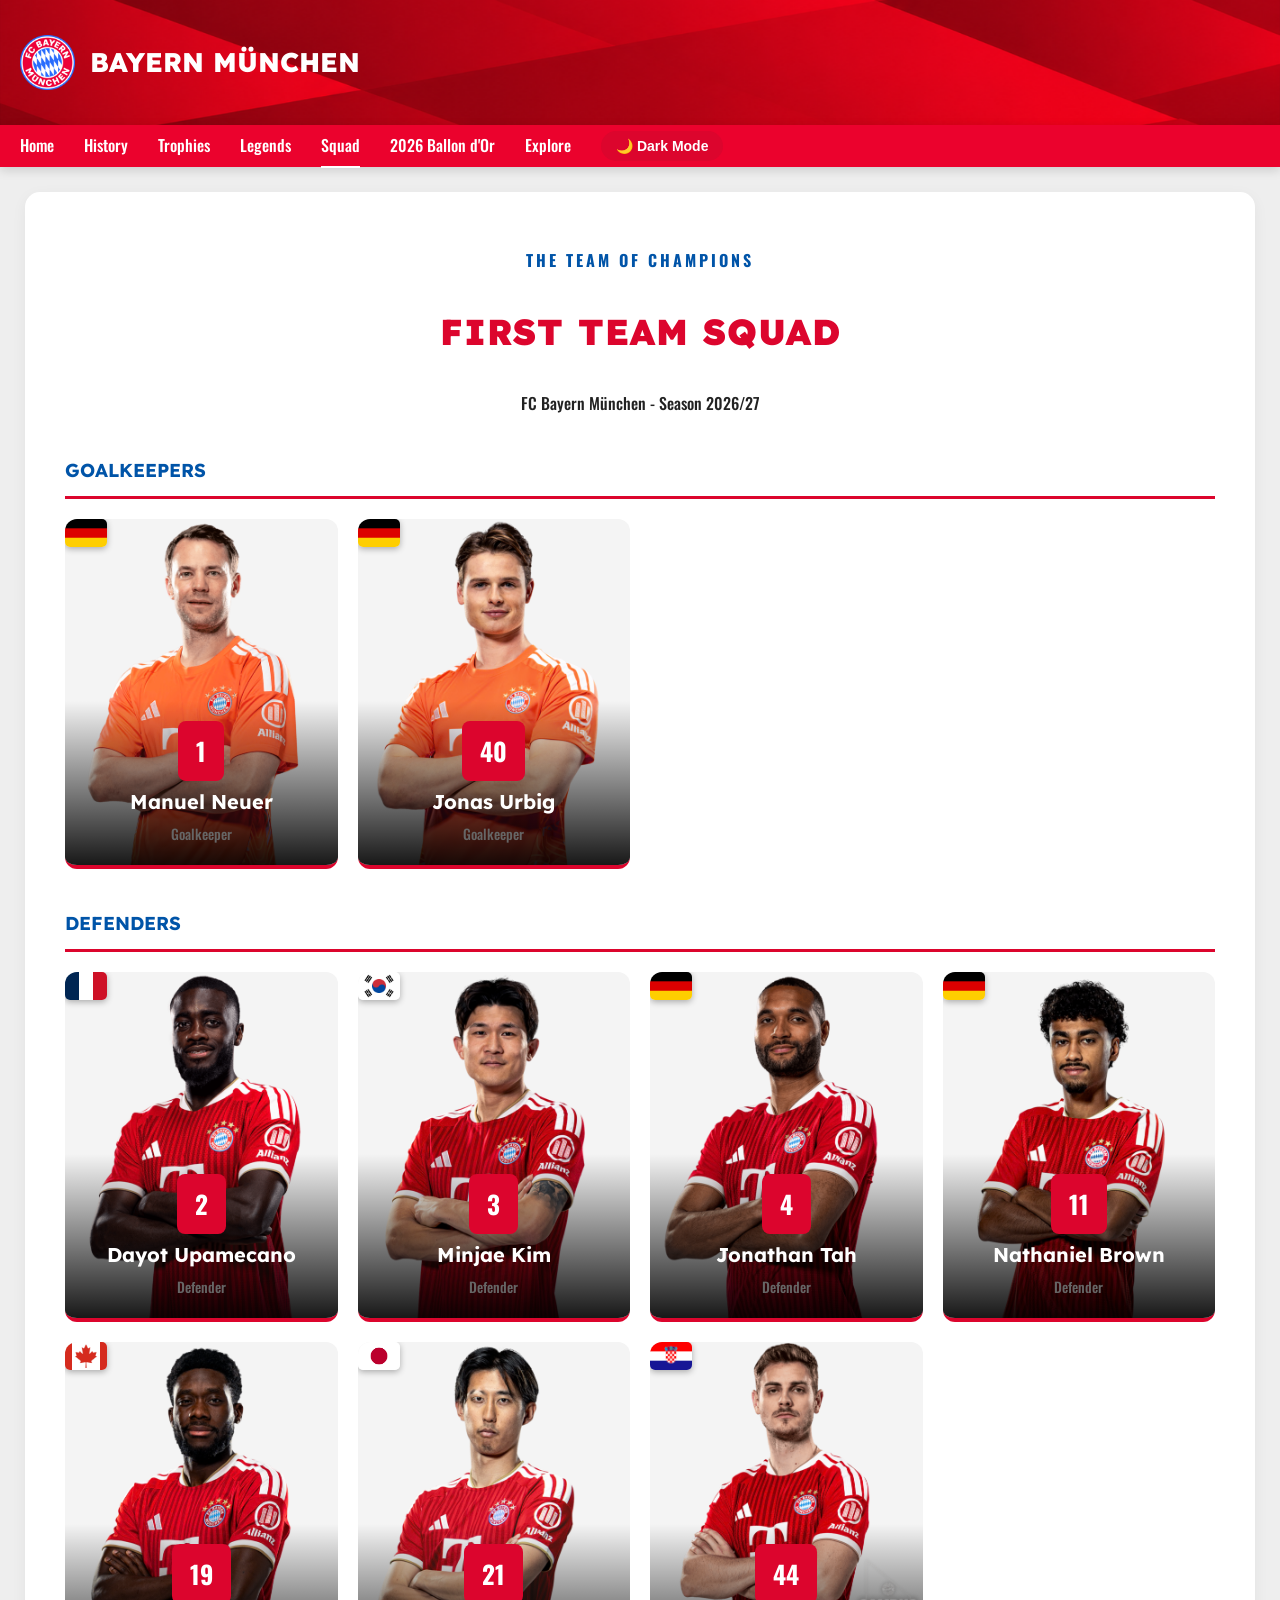
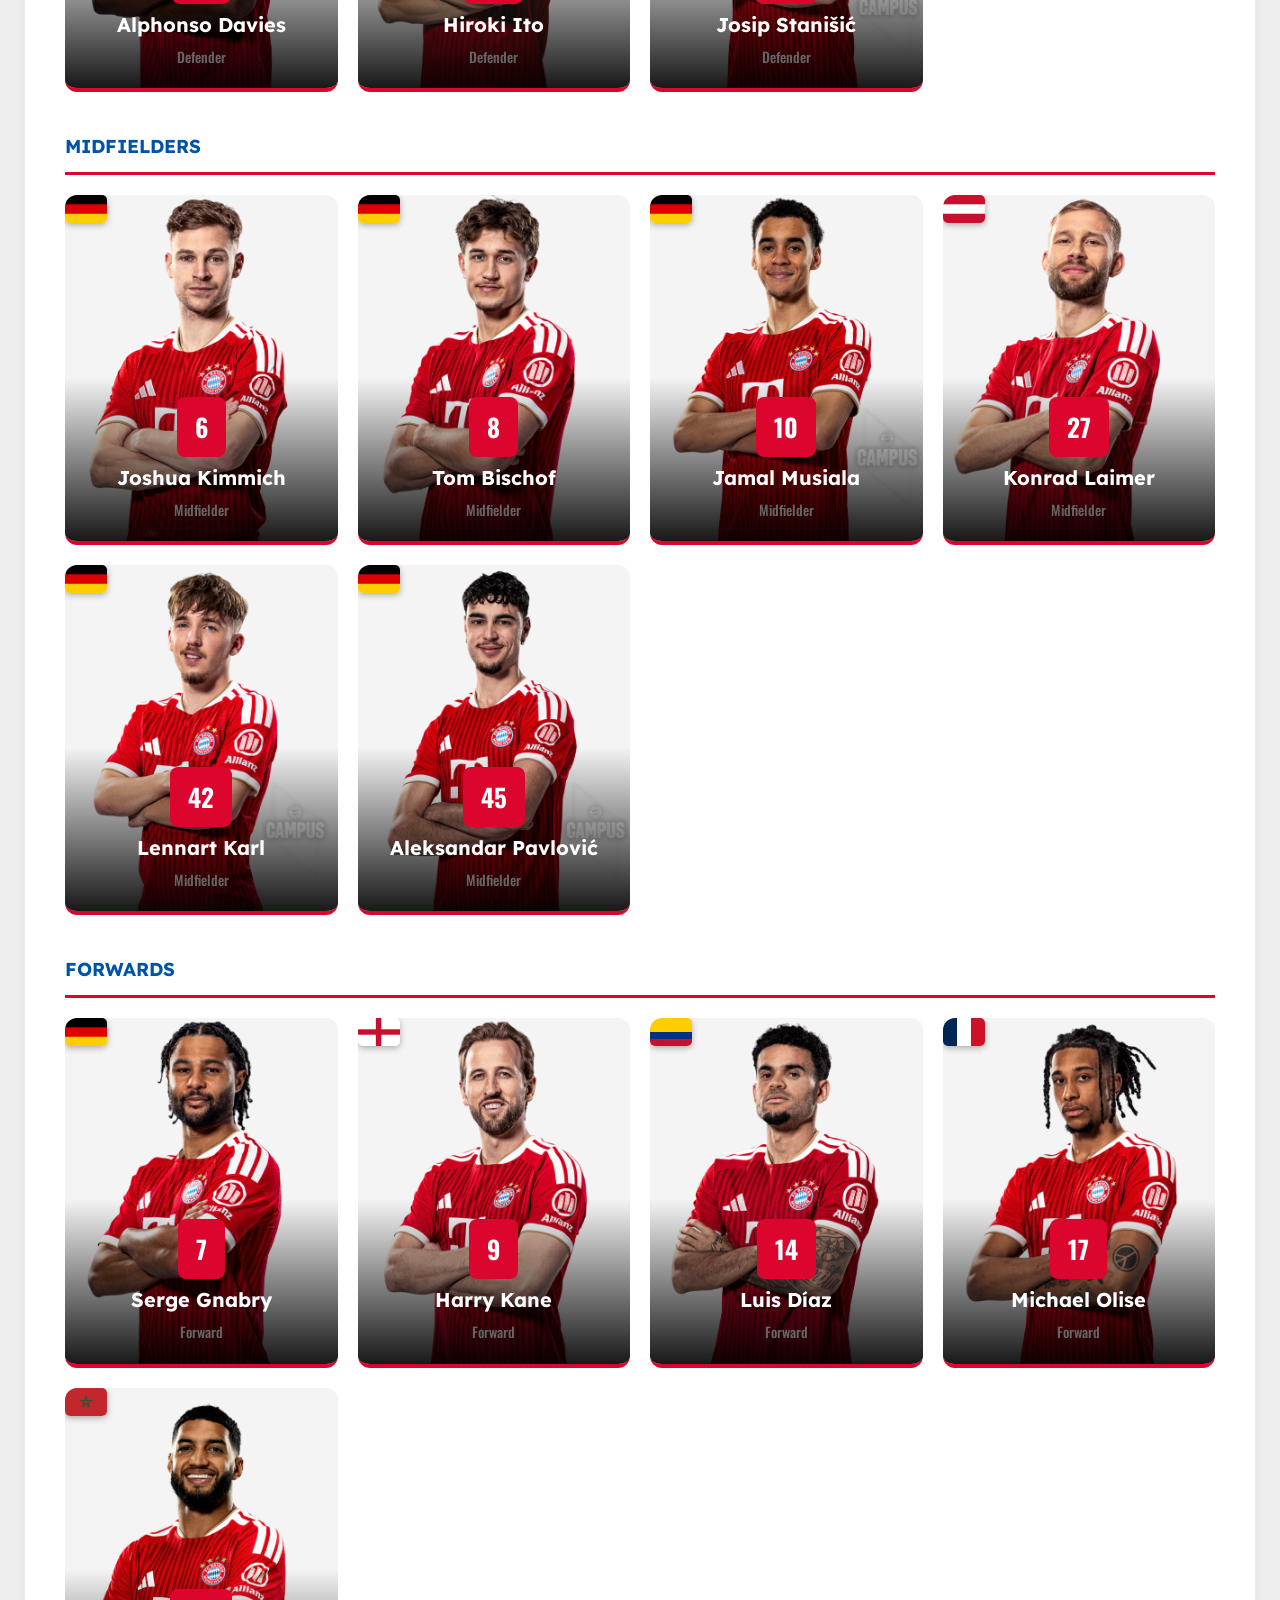
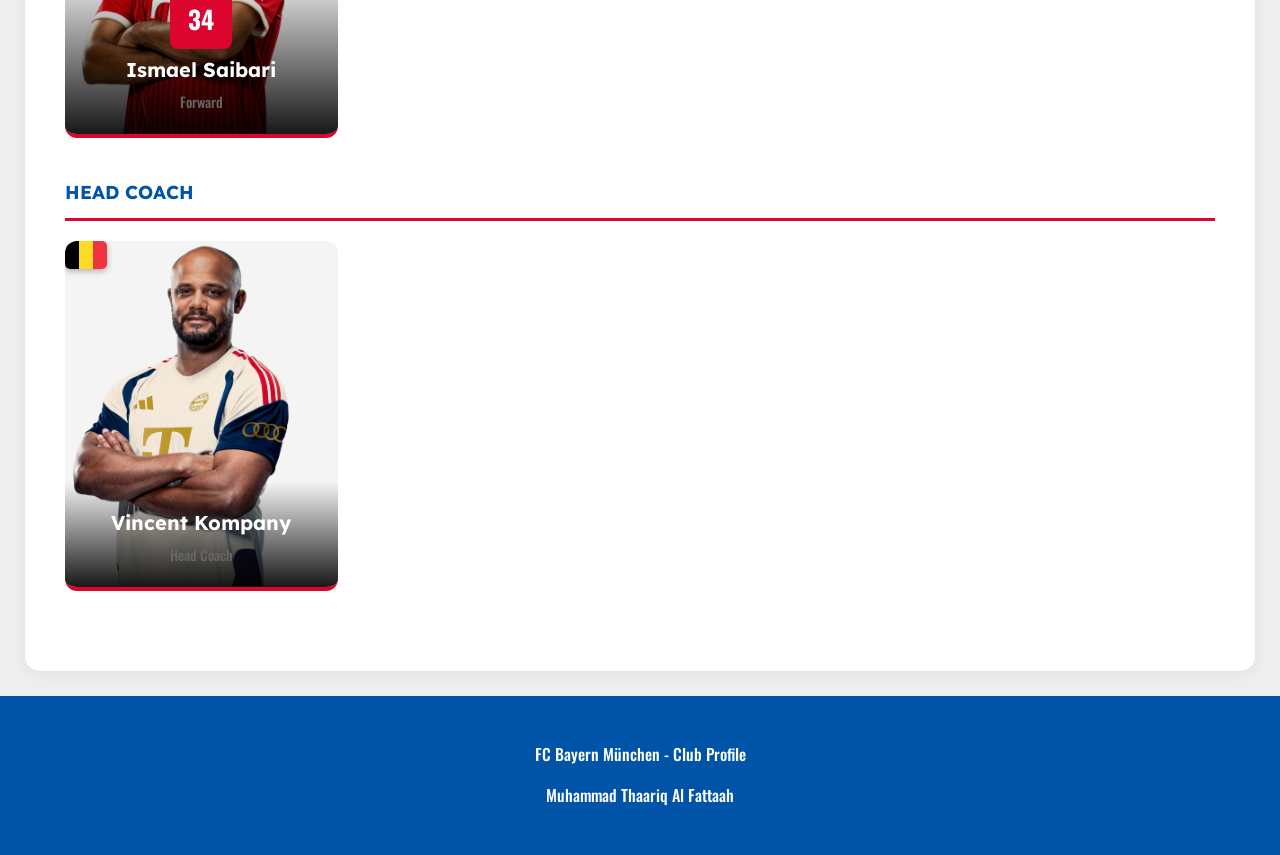
<file: squad.html>
<!DOCTYPE html>
<html lang="en">

<head>
    <meta charset="UTF-8">
    <meta name="viewport" content="width=device-width, initial-scale=1.0">

    <title>Squad | Bayern München</title>

    <link rel="stylesheet" href="style.css">

    <link rel="preconnect" href="https://fonts.googleapis.com">
    <link rel="preconnect" href="https://fonts.gstatic.com" crossorigin>

    <link href="https://fonts.googleapis.com/css2?family=Lexend:wght@400;500;600;700;800;900&family=Oswald:wght@500;600&display=swap" rel="stylesheet">
</head>

<body>

    <header>
        <div class="header-brand">
            <img src="images/bayernlogo.png"
                 alt="Bayern Munich Logo"
                 class="header-logo">

            <h1>BAYERN MÜNCHEN</h1>
        </div>
    </header>

    <nav>
        <a href="index.html">Home</a>
    <a href="history.html">History</a>
    <a href="trophy.html">Trophies</a>
    <a href="legends.html">Legends</a>
    <a href="squad.html" class="active">Squad</a>
    <a href="kane.html">2026 Ballon d'Or</a>
    <a href="explore.html">Explore</a>

        <button id="darkModeBtn">🌙 Dark Mode</button>
    </nav>

    <section id="squad" class="squad">

    <div class="squad-heading">
        <p>THE TEAM OF CHAMPIONS</p>
        <h2>FIRST TEAM SQUAD</h2>
        <p>FC Bayern München - Season 2026/27</p>
    </div>

    <!-- GOALKEEPERS -->
<div class="position-group">
    <h3>GOALKEEPERS</h3>

    <div class="player-grid">

        <div class="player-card">
            <img src="images/manuel_neuer.png" alt="Manuel Neuer">

            <img src="images/flags/german.jpg"
                alt="Germany"
                class="player-flag">

            <div class="player-info">
                <span>1</span>
                <h4>Manuel Neuer</h4>
                <p>Goalkeeper</p>
            </div>
        </div>

        <div class="player-card">
            <img src="images/jonas-ursmall.png" alt="Jonas Urbig">
            
            <img src="images/flags/german.jpg"
                alt="Germany"
                class="player-flag">

            <div class="player-info">
                <span>40</span>
                <h4>Jonas Urbig</h4>
                <p>Goalkeeper</p>
            </div>
        </div>

    </div>
</div>

    
<!-- DEFENDERS -->
<div class="position-group">
    <h3>DEFENDERS</h3>

    <div class="player-grid">

        <div class="player-card">
            <img src="images/dayot_upamecano.png" alt="Dayot Upamecano">
            
            <img src="images/flags/france.jpg"
                alt="France"
                class="player-flag">

            <div class="player-info">
                <span>2</span>
                <h4>Dayot Upamecano</h4>
                <p>Defender</p>
            </div>
        </div>

        <div class="player-card">
            <img src="images/kimme-mindjae.png" alt="Minjae Kim">
            
            <img src="images/flags/skorea.jpg"
                alt="South Korea"
                class="player-flag">

            <div class="player-info">
                <span>3</span>
                <h4>Minjae Kim</h4>
                <p>Defender</p>
            </div>
        </div>

        <div class="player-card">
            <img src="images/jonathan-tah.png" alt="Jonathan Tah">
            
            <img src="images/flags/german.jpg"
                alt="Germany"
                class="player-flag">

            <div class="player-info">
                <span>4</span>
                <h4>Jonathan Tah</h4>
                <p>Defender</p>
            </div>
        </div>

        <div class="player-card">
            <img src="images/nathaniel-braun.png" alt="Nathaniel Brown">
            
            <img src="images/flags/german.jpg"
                alt="Germany"
                class="player-flag">

            <div class="player-info">
                <span>11</span>
                <h4>Nathaniel Brown</h4>
                <p>Defender</p>
            </div>
        </div>

        <div class="player-card">
            <img src="images/phonzie-davies.png" alt="Alphonso Davies">
            
            <img src="images/flags/canada.jpg"
                alt="Canada"
                class="player-flag">

            <div class="player-info">
                <span>19</span>
                <h4>Alphonso Davies</h4>
                <p>Defender</p>
            </div>
        </div>

        <div class="player-card">
            <img src="images/hiroki-ito.png" alt="Hiroki Ito">
            
            <img src="images/flags/japan.jpg"
                alt="Japan"
                class="player-flag">

            <div class="player-info">
                <span>21</span>
                <h4>Hiroki Ito</h4>
                <p>Defender</p>
            </div>
        </div>

        <div class="player-card">
            <img src="images/josip_stanisic.png" alt="Josip Stanišić">
            
            <img src="images/flags/croatia.jpg"
                alt="Croatia"
                class="player-flag">

            <div class="player-info">
                <span>44</span>
                <h4>Josip Stanišić</h4>
                <p>Defender</p>
            </div>
        </div>

    </div>
</div>

    
<!-- MIDFIELDERS -->
<div class="position-group">
    <h3>MIDFIELDERS</h3>

    <div class="player-grid">

        <div class="player-card">
            <img src="images/joshua_kimmich.png" alt="Joshua Kimmich">
            
            <img src="images/flags/german.jpg"
                alt="Germany"
                class="player-flag">

            <div class="player-info">
                <span>6</span>
                <h4>Joshua Kimmich</h4>
                <p>Midfielder</p>
            </div>
        </div>

        <div class="player-card">
            <img src="images/tom-bishop.png" alt="Tom Bischof">
            
            <img src="images/flags/german.jpg"
                alt="Germany"
                class="player-flag">

            <div class="player-info">
                <span>8</span>
                <h4>Tom Bischof</h4>
                <p>Midfielder</p>
            </div>
        </div>

        <div class="player-card">
            <img src="images/jamal_moussiale.png" alt="Jamal Musiala">
            
            <img src="images/flags/german.jpg"
                alt="Germany"
                class="player-flag">

            <div class="player-info">
                <span>10</span>
                <h4>Jamal Musiala</h4>
                <p>Midfielder</p>
            </div>
        </div>

        <div class="player-card">
            <img src="images/konrad-laimer.png" alt="Konrad Laimer">
            
            <img src="images/flags/austria.jpg"
                alt="Austria"
                class="player-flag">

            <div class="player-info">
                <span>27</span>
                <h4>Konrad Laimer</h4>
                <p>Midfielder</p>
            </div>
        </div>

        <div class="player-card">
            <img src="images/leonard-carl.png" alt="Lennart Karl">
            
            <img src="images/flags/german.jpg"
                alt="Germany"
                class="player-flag">

            <div class="player-info">
                <span>42</span>
                <h4>Lennart Karl</h4>
                <p>Midfielder</p>
            </div>
        </div>

        <div class="player-card">
            <img src="images/aleksandar-pavlovic - Copy - Copy.png" alt="Aleksandar Pavlović">
            
            <img src="images/flags/german.jpg"
                alt="Germany"
                class="player-flag">

            <div class="player-info">
                <span>45</span>
                <h4>Aleksandar Pavlović</h4>
                <p>Midfielder</p>
            </div>
        </div>

    </div>
</div>


    
<!-- FORWARDS -->
<div class="position-group">
    <h3>FORWARDS</h3>

    <div class="player-grid">

        <div class="player-card">
            <img src="images/serge_gnabrie.png" alt="Serge Gnabry">
            
            <img src="images/flags/german.jpg"
                alt="Germany"
                class="player-flag">

            <div class="player-info">
                <span>7</span>
                <h4>Serge Gnabry</h4>
                <p>Forward</p>
            </div>
        </div>

        <div class="player-card">
            <img src="images/harry-kane.png" alt="Harry Kane">
            
            <img src="images/flags/england.jpg"
                alt="England"
                class="player-flag">

            <div class="player-info">
                <span>9</span>
                <h4>Harry Kane</h4>
                <p>Forward</p>
            </div>
        </div>

        <div class="player-card">
            <img src="images/luis-diaz.png" alt="Luis Díaz">
            
            <img src="images/flags/colombia.jpg"
                alt="Colombia"
                class="player-flag">

            <div class="player-info">
                <span>14</span>
                <h4>Luis Díaz</h4>
                <p>Forward</p>
            </div>
        </div>

        <div class="player-card">
            <img src="images/michael-olise.png" alt="Michael Olise">
            
            <img src="images/flags/france.jpg"
                alt="France"
                class="player-flag">

            <div class="player-info">
                <span>17</span>
                <h4>Michael Olise</h4>
                <p>Forward</p>
            </div>
        </div>

        <div class="player-card">
            <img src="images/ismael-saibari.png" alt="Ismael Saibari">
            
            <img src="images/flags/maroco.jpg"
                alt="Morocoo"
                class="player-flag">

            <div class="player-info">
                <span>34</span>
                <h4>Ismael Saibari</h4>
                <p>Forward</p>
            </div>
        </div>

    </div>
</div>

    
<!-- HEAD COACH -->
<div class="position-group">
    <h3>HEAD COACH</h3>

    <div class="player-grid">

        <div class="player-card">
            <img src="images/vincent-kompany.png" alt="Vincent Kompany">
            
            <img src="images/flags/belgia.jpg"
                alt="Belgium"
                class="player-flag">

            <div class="player-info">
                <h4>Vincent Kompany</h4>
                <p>Head Coach</p>
            </div>
        </div>

    </div>
</div>

</section>

    <footer>
        <p>FC Bayern München - Club Profile</p>
        <p>Muhammad Thaariq Al Fattaah</p>
    </footer>

    <script src="script.js"></script>

</body>
</html>
</file>
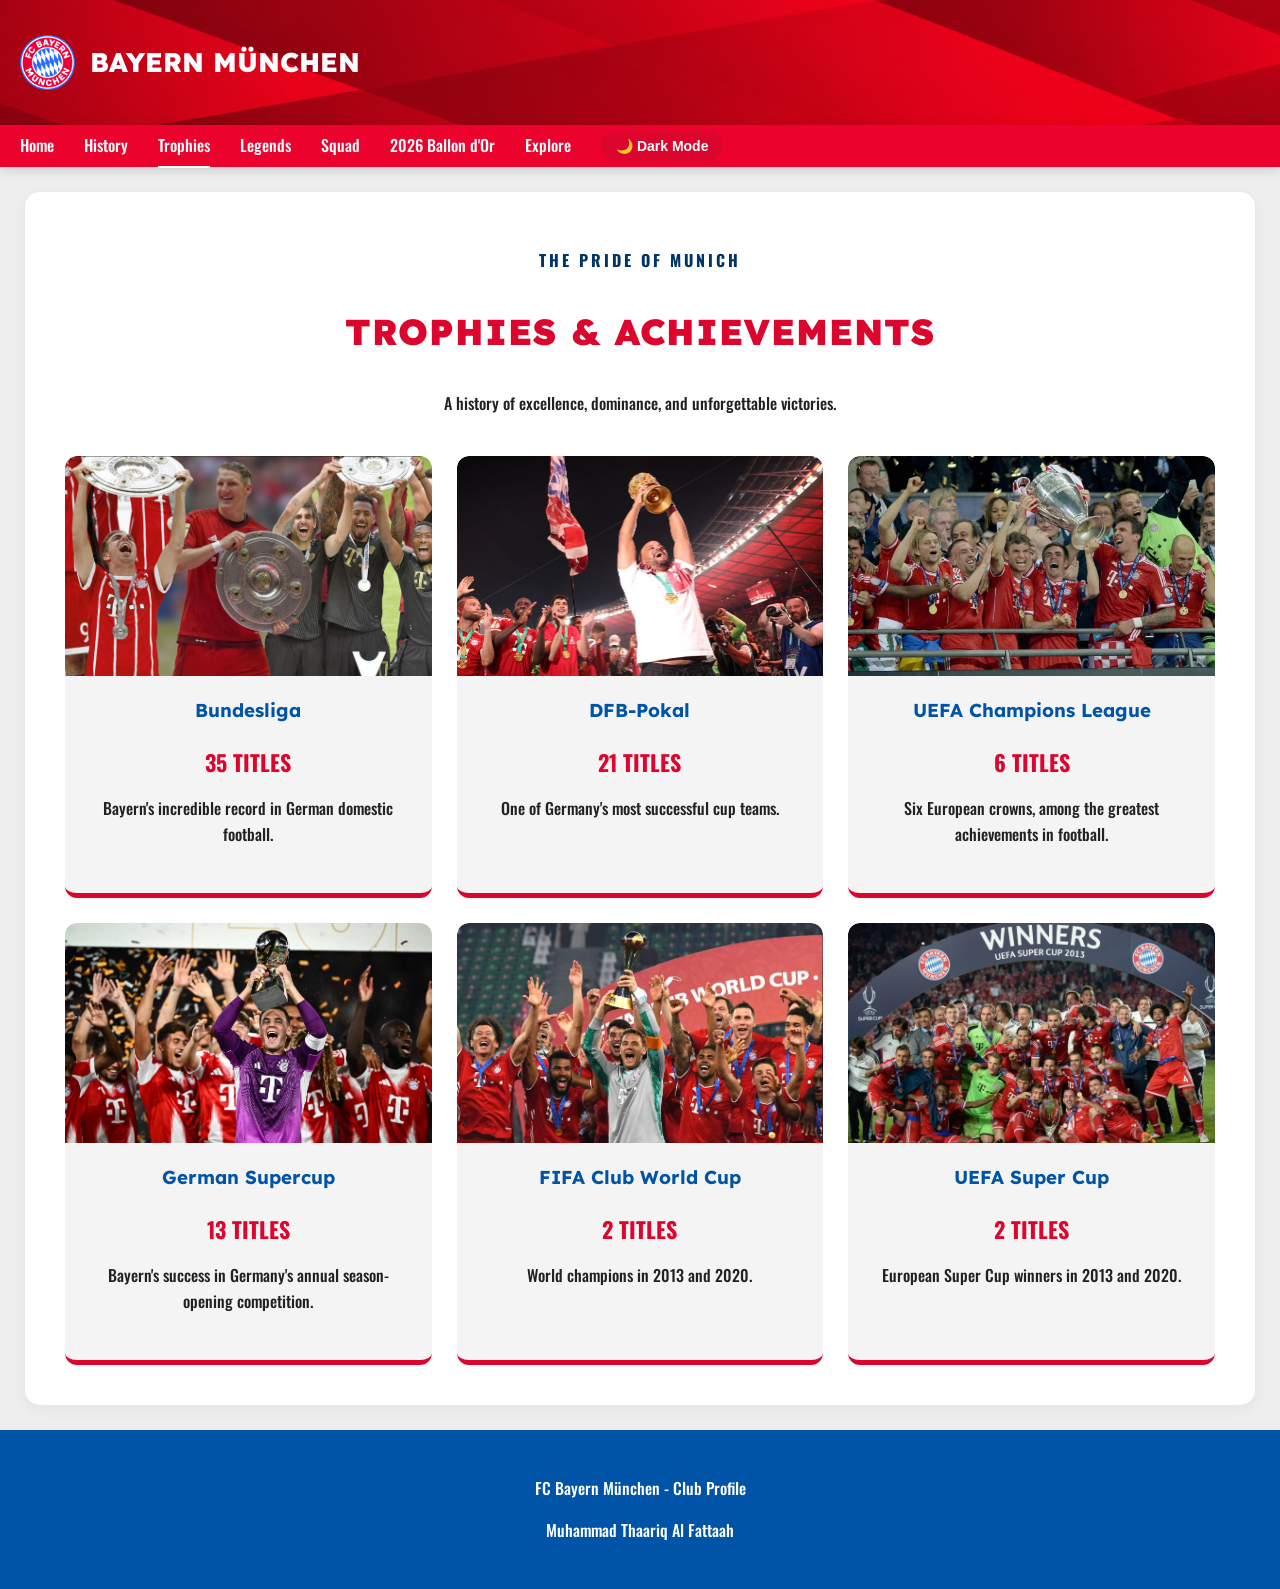
<file: trophy.html>
<!DOCTYPE html>
<html lang="en">

<head>
    <meta charset="UTF-8">
    <meta name="viewport" content="width=device-width, initial-scale=1.0">

    <title>Trophies | Bayern München</title>

    <link rel="stylesheet" href="style.css">

    <link rel="preconnect" href="https://fonts.googleapis.com">
    <link rel="preconnect" href="https://fonts.gstatic.com" crossorigin>

    <link href="https://fonts.googleapis.com/css2?family=Lexend:wght@400;500;600;700;800;900&family=Oswald:wght@500;600&display=swap" rel="stylesheet">
</head>

<body>

    <header>
        <div class="header-brand">
            <img src="images/bayernlogo.png"
                 alt="Bayern Munich Logo"
                 class="header-logo">

            <h1>BAYERN MÜNCHEN</h1>
        </div>
    </header>

    <nav>
        <a href="index.html">Home</a>
    <a href="history.html">History</a>
    <a href="trophy.html" class="active">Trophies</a>
    <a href="legends.html">Legends</a>
    <a href="squad.html">Squad</a>
    <a href="kane.html">2026 Ballon d'Or</a>
    <a href="explore.html">Explore</a>

        <button id="darkModeBtn">🌙 Dark Mode</button>
    </nav>

    <section id="trophies" class="trophies">

    <div class="trophy-heading">
        <p>THE PRIDE OF MUNICH</p>
        <h2>TROPHIES & ACHIEVEMENTS</h2>
        <p>
            A history of excellence, dominance,
            and unforgettable victories.
        </p>
    </div>

    <div class="trophy-grid">

        <div class="trophy-card">
            <img src="images/bundesliga.png"
                 alt="Bundesliga Trophy"            
                 class="trophy-image">
            <h3>Bundesliga</h3>
            <span>35 TITLES</span>
            <p>
                Bayern's incredible record in
                German domestic football.
            </p>
        </div>

        <div class="trophy-card">
            <img src="images/dfbpokal.png"
                 alt="DFB-Pokal Trophy"            
                 class="trophy-image">
            <h3>DFB-Pokal</h3>
            <span>21 TITLES</span>
            <p>
                One of Germany's most successful
                cup teams.
            </p>
        </div>

        <div class="trophy-card">
            <img src="images/ucl2013.png"
                 alt="UCL Trophy"            
                 class="trophy-image">
            <h3>UEFA Champions League</h3>
            <span>6 TITLES</span>
            <p>
                Six European crowns, among
                the greatest achievements in football.
            </p>
        </div>

        <div class="trophy-card">
            <img src="images/germansupercup.png"
                 alt="German Supercup Trophy"            
                 class="trophy-image">
            <h3>German Supercup</h3>
            <span>13 TITLES</span>
            <p>
                Bayern's success in Germany's
                annual season-opening competition.
            </p>
        </div>

        <div class="trophy-card">
            <img src="images/fifacwc.png"
                 alt="CWC Trophy"            
                 class="trophy-image">
            <h3>FIFA Club World Cup</h3>
            <span>2 TITLES</span>
            <p>
                World champions in 2013
                and 2020.
            </p>
        </div>

        <div class="trophy-card">
            <img src="images/uefasuper.png"
                 alt="Supercup Trophy"            
                 class="trophy-image">
            <h3>UEFA Super Cup</h3>
            <span>2 TITLES</span>
            <p>
                European Super Cup winners
                in 2013 and 2020.
            </p>
        </div>

    </div>

</section>

    <footer>
        <p>FC Bayern München - Club Profile</p>
        <p>Muhammad Thaariq Al Fattaah</p>
    </footer>

    <script src="script.js"></script>

</body>
</html>
</file>
<file: style.css>
/* Pengaturan dasar */
* {
    box-sizing: border-box;
}

body {
    margin: 0;
    font-family: Arial, sans-serif;
    background-color: #f4f4f4;
    color: #222;
    line-height: 1.6;
}

/* Bagian header */
header {
    padding: 18px 35px;

    background-image: url("images/Crimson\ Geometric\ Faceted\ Wallpaper.png");
    background-size: cover;
    background-position: center;
    background-repeat: no-repeat;

    display: flex;
    align-items: center;
    justify-content: flex-start;

    text-align: left;
    color: white;
}

/* Logo dan nama klub */
.header-brand {
    display: flex;
    align-items: center;
    gap: 15px;
}

/* Ukuran logo */
.header-logo {
    width: 55px;
    height: 55px;
    object-fit: contain;
}

/* Nama Bayern Munich */
.header-brand h1 {
    margin: 0;
    font-family: 'Lexend', sans-serif;
    font-size: 27px;
    font-weight: 800;
    color: white;
}


/* MENU NAVIGASI */
nav {
    background-color: #eb022d;
    color: white;

    display: flex;
    justify-content: flex-start;
    align-items: center;

    gap: 30px;
    padding: 5px 20px;
    flex-wrap: wrap;

    position: sticky;
    top: 0;
    z-index: 9999;

    box-shadow: 0 3px 10px rgba(0,0,0,0.15);
}


/* NAVIGATION HOVER EFFECT */

nav a {
    position: relative;
    display: inline-block;
    padding: 3px 0;
    color: white;
    text-decoration: none;
    font-family: 'Oswald', sans-serif;
    font-size: 16px;
    transition: color 0.3s ease;
}

/* Garis bawah */
nav a::after {
    content: "";
    position: absolute;
    left: 0;
    bottom: -6px;

    width: 0;
    height: 2px;

    background-color: white;
    transition: width 0.3s ease;
}

/* Animasi saat kursor diarahkan */
nav a:hover::after {
    width: 100%;
}

/* Warna teks tetap putih */
nav a:hover {
    color: white;
}

/* Garis tetap muncul pada halaman aktif */

nav a.active::after {
    width: 100%;
}

/* Bagian konten */
section {
    background-color: white;
    margin: 20px;
    padding: 25px;
    border-radius: 10px;
}

/* Judul */
h2 {
    color: #dc052d;
}

/* Footer */
footer {
    color: #0054a8;
    color: white;
    text-align: center;
    padding: 20px;
}


/* Home Hero Section */
.hero {
    display: flex;
    align-items: center;
    justify-content: space-between;
    gap: 30px;
    min-height: 400px;
}

.hero-content {
    flex: 1;
}

.hero-subtitle {
    color: #0054a8;
    font-weight: bold;
    letter-spacing: 2px;
}

.hero h2 {
    font-size: 45px;
    margin-bottom: 15px;
}

.hero-content p {
    font-size: 17px;
}

.hero-image {
    width: 45%;
    height: 320px;
    object-fit: cover;
    border-radius: 12px;
}

/* Tombol Explore */
.hero-button {
    display: inline-block;
    background-color: #dc052d;
    color: white;
    padding: 12px 25px;
    text-decoration: none;
    border-radius: 6px;
    font-weight: bold;
    margin-top: 15px;
}

.hero-button:hover {
    background-color: #a00020;
}

/* Tampilan HP */
@media (max-width: 768px) {
    .hero {
        flex-direction: column;
    }

    .hero-image {
        width: 100%;
    }
}

/* HOME HERO SECTION */
.hero {
    display: flex;
    flex-direction: row;
    align-items: center;
    justify-content: space-between;
    gap: 30px;
    min-height: 400px;
    overflow: hidden;
}

.hero-content {
    flex: 1;
    min-width: 0;
}

.hero-subtitle {
    color: #0054a8;
    font-weight: bold;
    letter-spacing: 2px;
}

.hero h2 {
    font-size: 45px;
    margin-bottom: 15px;
}

.hero-content p {
    font-size: 17px;
}

.hero-image {
    width: 45%;
    max-width: 600px;
    height: 320px;
    object-fit: cover;
    border-radius: 12px;
    flex-shrink: 0;
}

.hero-button {
    display: inline-block;
    background-color: #dc052d;
    color: white;
    padding: 12px 25px;
    text-decoration: none;
    border-radius: 6px;
    font-weight: bold;
    margin-top: 15px;
}

.hero-button:hover {
    background-color: #a00020;
}

@media (max-width: 768px) {
    .hero {
        flex-direction: column;
    }

    .hero-image {
        width: 100%;
    }
}


/* CLUB HISTORY SECTION */

.history {
    padding: 40px;
}

.history-heading {
    text-align: center;
    margin-bottom: 30px;
}

.history-heading p:first-child {
    color: #0054a8;
    font-weight: bold;
    letter-spacing: 3px;
}

.history-heading h2 {
    font-size: 38px;
    margin: 10px 0;
}

.history-image img {
    width: 100%;
    height: 350px;
    object-fit: cover;
    border-radius: 12px;
    margin-bottom: 30px;
}

/* TIMELINE */

.timeline {
    max-width: 800px;
    margin: auto;
    border-left: 4px solid #dc052d;
    padding-left: 30px;
}

.timeline-item {
    background-color: #f4f4f4;
    padding: 20px;
    margin-bottom: 25px;
    border-radius: 10px;
    position: relative;
}

.timeline-item span {
    color: #dc052d;
    font-size: 22px;
    font-weight: bold;
}

.timeline-item h3 {
    color: #0054a8;
    margin: 8px 0;
}

.timeline-item p {
    line-height: 1.7;
}

@media (max-width: 768px) {
    .history {
        padding: 20px;
    }

    .history-heading h2 {
        font-size: 30px;
    }

    .history-image img {
        height: 220px;
    }
}


/* TROPHIES SECTION */

.trophies {
    padding: 40px;
}

.trophy-heading {
    text-align: center;
    margin-bottom: 40px;
}

.trophy-heading p:first-child {
    color: #003366;
    font-weight: bold;
    letter-spacing: 3px;
}

.trophy-heading h2 {
    font-size: 36px;
    color: #dc052d;
}

/* TROPHY CARDS */

.trophy-grid {
    display: grid;
    grid-template-columns: repeat(3, 1fr);
    gap: 25px;
}

.trophy-card {
    background-color: #f4f4f4;
    padding: 30px;
    text-align: center;
    border-radius: 12px;
    border-bottom: 5px solid #dc052d;
    transition: 0.3s;
}

.trophy-card:hover {
    transform: translateY(-8px);
    box-shadow: 0 8px 20px rgba(0,0,0,0.15);
}

.trophy-icon {
    font-size: 50px;
    margin-bottom: 15px;
}

.trophy-card h3 {
    color: #0054a8;
}

.trophy-card span {
    color: #dc052d;
    font-size: 22px;
    font-weight: bold;
}

.trophy-card p {
    line-height: 1.6;
}

/* RESPONSIVE */

@media (max-width: 768px) {
    .trophy-grid {
        grid-template-columns: repeat(2, 1fr);
    }
}

@media (max-width: 500px) {
    .trophy-grid {
        grid-template-columns: 1fr;
    }
}


/* CLUB LEGENDS SECTION */

.legends {
    padding: 40px;
}

.legends-heading {
    text-align: center;
    margin-bottom: 40px;
}

.legends-heading p:first-child {
    color: #0054a8;
    font-weight: bold;
    letter-spacing: 3px;
}

.legends-heading h2 {
    font-size: 36px;
    color: #dc052d;
}

.legends-grid {
    display: grid;
    grid-template-columns: repeat(3, 1fr);
    gap: 25px;
}

.legend-card {
    background-color: #f4f4f4;
    border-radius: 12px;
    overflow: hidden;
    transition: 0.3s;
}

.legend-card:hover {
    transform: translateY(-8px);
    box-shadow: 0 8px 20px rgba(0,0,0,0.15);
}

.legend-card img {
    width: 100%;
    height: 280px;
    object-fit: cover;
}

.legend-info {
    padding: 20px;
}

.legend-info h3 {
    color: #0054a8;
    margin-top: 0;
}

.legend-info span {
    color: #dc052d;
    font-weight: bold;
    font-size: 13px;
}

.legend-info p {
    line-height: 1.6;
}

@media (max-width: 768px) {
    .legends-grid {
        grid-template-columns: repeat(2, 1fr);
    }
}

@media (max-width: 500px) {
    .legends-grid {
        grid-template-columns: 1fr;
    }
}


/* CURRENT SQUAD SECTION */

.squad {
    padding: 40px;
}

.squad-heading {
    text-align: center;
    margin-bottom: 40px;
}

.squad-heading p:first-child {
    color: #0054a8;
    font-weight: bold;
    letter-spacing: 3px;
}

.squad-heading h2 {
    color: #dc052d;
    font-size: 36px;
}

.position-group {
    margin-bottom: 40px;
}

.position-group h3 {
    color: #0054a8;
    border-bottom: 3px solid #dc052d;
    padding-bottom: 10px;
    margin-bottom: 20px;
}

.player-grid {
    display: grid;
    grid-template-columns: repeat(4, 1fr);
    gap: 20px;
}

.player-card {
    position: relative;
    height: 350px;
    border-radius: 12px;
    overflow: hidden;
    border-bottom: 4px solid #dc052d;
    transition: 0.3s;
    cursor: pointer;
}

.player-card img {
    position: absolute;
    top: 0;
    left: 0;
    width: 100%;
    height: 100%;
    object-fit: cover;
    display: block;
    transition: 0.4s;
}

.player-info {
    position: absolute;
    bottom: 0;
    left: 0;
    width: 100%;
    padding: 20px 15px;
    box-sizing: border-box;
    text-align: center;
    color: white;
    background: linear-gradient(transparent, rgba(0, 0, 0, 0.9));
}

.player-info span {
    font-size: 18px;
    font-weight: bold;
}

.player-info h4 {
    font-size: 20px;
    margin: 5px 0;
}

.player-info p {
    margin: 0;
    font-size: 14px;
}

.player-card:hover img {
    transform: scale(1.08);
}

.squad-note {
    text-align: center;
    font-weight: bold;
    color: #0054a8;
    margin-top: 35px;
}

/* RESPONSIVE */

@media (max-width: 768px) {
    .player-grid {
        grid-template-columns: repeat(2, 1fr);
    }
}

@media (max-width: 500px) {
    .player-grid {
        grid-template-columns: 1fr;
    }
}

/* CURRENT SQUAD SECTION */

.squad {
    padding: 40px;
}

.squad-heading {
    text-align: center;
    margin-bottom: 40px;
}

.squad-heading p:first-child {
    color: #0054a8;
    font-weight: bold;
    letter-spacing: 3px;
}

.squad-heading h2 {
    color: #dc052d;
    font-size: 36px;
}

.position-group {
    margin-bottom: 40px;
}

.position-group h3 {
    color: #0054a8;
    border-bottom: 3px solid #dc052d;
    padding-bottom: 10px;
    margin-bottom: 20px;
}

.player-grid {
    display: grid;
    grid-template-columns: repeat(4, 1fr);
    gap: 20px;
}

.player-card {
    background-color: #f4f4f4;
    padding: 25px 15px;
    text-align: center;
    border-radius: 12px;
    border-bottom: 4px solid #dc052d;
    transition: 0.3s;
}

.player-card:hover {
    transform: translateY(-6px);
    box-shadow: 0 8px 18px rgba(0,0,0,0.15);
}

.player-card span {
    display: inline-block;
    background-color: #dc052d;
    color: white;
    font-size: 25px;
    font-weight: bold;
    padding: 10px 18px;
    border-radius: 8px;
}

.player-card h4 {
    color: white;
    margin-bottom: 5px;
}

.player-card p {
    color: #666;
    margin-top: 5px;
}

.squad-note {
    text-align: center;
    font-weight: bold;
    color: #0054a8;
    margin-top: 35px;
}

/* RESPONSIVE */

@media (max-width: 768px) {
    .player-grid {
        grid-template-columns: repeat(2, 1fr);
    }
}

@media (max-width: 500px) {
    .player-grid {
        grid-template-columns: 1fr;
    }
}


/* HARRY KANE SECTION */

.kane-section {
    padding: 40px;
}

.kane-heading {
    text-align: center;
    margin-bottom: 40px;
}

.kane-heading p:first-child {
    color: #0054a8;
    font-weight: bold;
    letter-spacing: 3px;
}

.kane-heading h2 {
    color: #dc052d;
    font-size: 42px;
    margin: 10px;
}

.kane-heading p:last-child {
    font-weight: bold;
    color: #0054a8;
}

/* KANE PROFILE */

.kane-profile {
    display: flex;
    align-items: center;
    gap: 35px;
    margin-bottom: 40px;
}

.kane-image {
    flex: 1;
    position: relative;
    height: 450px;
    overflow: hidden;
    border-radius: 12px;
}

.kane-image img {
    width: 100%;
    height: 450px;
    object-fit: cover;
    border-radius: 12px;
}

.kane-info {
    flex: 1;
}

.award-label {
    display: inline-block;
    background-color: #dc052d;
    color: white;
    padding: 10px 18px;
    border-radius: 5px;
    font-weight: bold;
}

.kane-info h3 {
    color: #0054a8;
    margin-top: 25px;
}

.kane-info p,
.kane-info li {
    line-height: 1.8;
}

/* STATISTICS */

.kane-stats {
    display: grid;
    grid-template-columns: repeat(4, 1fr);
    gap: 20px;
}

.stat-card {
    background-color: #f4f4f4;
    text-align: center;
    padding: 25px;
    border-radius: 12px;
    border-bottom: 5px solid #dc052d;
}

.stat-card h3 {
    font-size: 38px;
    color: #dc052d;
    margin: 5px;
}

.stat-card p {
    color: #0054a8;
    font-weight: bold;
}

/* RESPONSIVE */

@media (max-width: 768px) {
    .kane-profile {
        flex-direction: column;
    }

    .kane-image img {
        height: 350px;
    }

    .kane-stats {
        grid-template-columns: repeat(2, 1fr);
    }
}

@media (max-width: 500px) {
    .kane-stats {
        grid-template-columns: 1fr;
    }
}


/* GLOBAL WEBSITE IMPROVEMENTS */

html {
    scroll-behavior: smooth;
    scroll-padding-top: 90px;
}

body {
    font-family: 'Segoe UI', Arial, sans-serif;
    background-color: #eeeeee;
    color: #222222;
    margin: 0;
    line-height: 1.6;
}

/* HEADER */

header {
    text-align: center;
    padding: 35px 20px;
}


/* SECTION DESIGN */

section {
    margin: 25px;
    border-radius: 15px;
    box-shadow: 0 4px 15px rgba(0,0,0,0.05);
}

/* IMAGE IMPROVEMENTS */

section img {
    max-width: 100%;
}

/* HEADINGS */

section h2 {
    letter-spacing: 1px;
}

/* BUTTON EFFECT */

button,
.hero-button {
    cursor: pointer;
    transition: 0.3s ease;
}

.hero-button:hover {
    transform: translateY(-3px);
    box-shadow: 0 5px 15px rgba(220,5,45,0.25);
}

/* FOOTER */

footer {
    text-align: center;
    padding: 30px 15px;
    background-color: #0054a8;
    color: white;
}

/* MOBILE IMPROVEMENTS */

@media (max-width: 768px) {
    section {
        margin: 12px;
        padding: 25px 18px;
    }

    header {
        padding: 25px 15px;
    }
}


/* PREMIUM HOME DESIGN */

.hero {
    background: linear-gradient(
        135deg,
        #ffffff,
        #fff0f2
    );

    padding: 45px;
    min-height: 420px;
    border-left: 6px solid #dc052d;
    overflow: hidden;
}

.hero-content {
    animation: fadeIn 1s ease;
}

.hero-subtitle {
    font-size: 13px;
    letter-spacing: 3px;
}

.hero h2 {
    font-size: 58px;
    font-weight: 900;
    color: #dc052d;
    line-height: 1.1;
    margin: 15px 0;
}

.hero-content > p:not(.hero-subtitle) {
    color: #444;
    max-width: 500px;
}

.hero-image {
    height: 350px;
    border-radius: 15px;
    box-shadow: 0 10px 25px rgba(0,0,0,0.2);
    transition: transform 0.4s ease;
}

.hero-image:hover {
    transform: scale(1.03);
}

.hero-button {
    padding: 14px 28px;
    border-radius: 30px;
    box-shadow: 0 5px 12px rgba(220,5,45,0.2);
}

/* ANIMATION */

@keyframes fadeIn {
    from {
        opacity: 0;
        transform: translateY(20px);
    }

    to {
        opacity: 1;
        transform: translateY(0);
    }
}

/* RESPONSIVE HOME */

@media (max-width: 768px) {
    .hero {
        padding: 25px;
    }

    .hero h2 {
        font-size: 40px;
    }

    .hero-image {
        height: 250px;
    }
}

/* PREMIUM HOME DESIGN */

.hero {
    background: linear-gradient(
        135deg,
        #ffffff,
        #fff0f2
    );

    padding: 45px;
    min-height: 420px;
    border-left: 6px solid #dc052d;
    overflow: hidden;
}

.hero-content {
    animation: fadeIn 1s ease;
}

.hero-subtitle {
    font-size: 13px;
    letter-spacing: 3px;
}

.hero h2 {
    font-size: 58px;
    font-weight: 900;
    color: #dc052d;
    line-height: 1.1;
    margin: 15px 0;
}

.hero-content > p:not(.hero-subtitle) {
    color: #444;
    max-width: 500px;
}

.hero-image {
    height: 350px;
    border-radius: 15px;
    box-shadow: 0 10px 25px rgba(0,0,0,0.2);
    transition: transform 0.4s ease;
}

.hero-image:hover {
    transform: scale(1.03);
}

.hero-button {
    padding: 14px 28px;
    border-radius: 30px;
    box-shadow: 0 5px 12px rgba(220,5,45,0.2);
}

/* ANIMATION */

@keyframes fadeIn {
    from {
        opacity: 0;
        transform: translateY(20px);
    }

    to {
        opacity: 1;
        transform: translateY(0);
    }
}

/* RESPONSIVE HOME */

@media (max-width: 768px) {
    .hero {
        padding: 25px;
    }

    .hero h2 {
        font-size: 40px;
    }

    .hero-image {
        height: 250px;
    }
}


/* GLOBAL CARD HOVER EFFECT */

.trophy-card,
.legend-card,
.player-card,
.stat-card {
    transition: all 0.3s ease;
}

.trophy-card:hover,
.legend-card:hover,
.player-card:hover,
.stat-card:hover {
    transform: translateY(-7px);
    box-shadow: 0 10px 25px rgba(0,0,0,0.12);
}

/* IMAGE EFFECT */

.legend-card img {
    transition: transform 0.4s ease;
}

.legend-card:hover img {
    transform: scale(1.04);
}

/* SECTION HEADING */

.history-heading h2,
.trophy-heading h2,
.legends-heading h2,
.squad-heading h2,
.kane-heading h2 {
    font-weight: 900;
    letter-spacing: 1px;
}

/* GLOBAL CARD HOVER EFFECT */

.trophy-card,
.legend-card,
.player-card,
.stat-card {
    transition: all 0.3s ease;
}

.trophy-card:hover,
.legend-card:hover,
.player-card:hover,
.stat-card:hover {
    transform: translateY(-7px);
    box-shadow: 0 10px 25px rgba(0,0,0,0.12);
}

/* IMAGE EFFECT */

.legend-card img {
    transition: transform 0.4s ease;
}

.legend-card:hover img {
    transform: scale(1.04);
}

/* SECTION HEADING */

.history-heading h2,
.trophy-heading h2,
.legends-heading h2,
.squad-heading h2,
.kane-heading h2 {
    font-weight: 900;
    letter-spacing: 1px;
}

/* Dark Mode Button */
#darkModeBtn {
    background-color: #dc052d;
    color: white;
    border: none;
    padding: 10px 18px;
    border-radius: 20px;
    cursor: pointer;
    font-weight: bold;
}

/* Dark Mode */
body.dark-mode {
    background-color: #121212;
    color: white;
}

body.dark-mode section {
    background-color: #1e1e1e;
    color: white;
}

body.dark-mode h2,
body.dark-mode p {
    color: white;
}

/* DARK MODE - CARD DAN BAGIAN LAIN */

body.dark-mode .hero {
    background: linear-gradient(135deg, #1e1e1e, #2a1118);
}

body.dark-mode .hero h2 {
    color: #ff304f;
}

body.dark-mode .hero p {
    color: #eeeeee;
}

body.dark-mode .trophy-card,
body.dark-mode .legend-card,
body.dark-mode .player-card,
body.dark-mode .stat-card {
    background-color: #1e1e1e;
    color: white;
    border: 1px solid #444;
}

body.dark-mode .trophy-card h3,
body.dark-mode .legend-card h3,
body.dark-mode .player-card h3,
body.dark-mode .stat-card h3 {
    color: white;
}

body.dark-mode .trophy-card p,
body.dark-mode .legend-card p,
body.dark-mode .player-card p,
body.dark-mode .stat-card p {
    color: #cccccc;
}

body.dark-mode .history,
body.dark-mode .trophies,
body.dark-mode .legends,
body.dark-mode .squad,
body.dark-mode .kane-section {
    background-color:#1e1e1e;
    color: white;
}

body.dark-mode .timeline-item {
    background-color: #292929;
    color: white;
}

body.dark-mode footer {
    background-color: #080808;
}

/* DARK MODE BUTTON ANIMATION */

#darkModeBtn {
    background-color: #dc052d;
    color: white;
    border: none;
    padding: 10px 18px;
    border-radius: 25px;
    cursor: pointer;
    font-weight: bold;

    transition: all 0.3s ease;
}

/* Saat kursor diarahkan */
#darkModeBtn:hover {
    background-color: #a50021;
    transform: translateY(-3px) scale(1.05);
    box-shadow: 0 6px 15px rgba(220, 5, 45, 0.4);
}

/* Saat tombol ditekan */
#darkModeBtn:active {
    transform: scale(0.95);
}

/* FONT WEBSITE BAYERN MUNICH */

/* Body Text */
body {
    font-family: 'Oswald', sans-serif;
    font-weight: 500;
}

/* Semua Title dan Heading */
h1, h2, h3, h4, h5, h6 {
    font-family: 'Lexend', sans-serif;
    font-weight: 700;
}

#darkModeBtn {
    padding: 7px 15px;
    font-size: 14px;
    white-space: nowrap;
}


/* PAGE TRANSITION ANIMATION */

body {
    opacity: 0;
    animation: pageFadeIn 0.5s ease forwards;
}

@keyframes pageFadeIn {
    from {
        opacity: 0;
        transform: translateY(12px);
    }

    to {
        opacity: 1;
        transform: translateY(0);
    }
}

/* Animasi ketika meninggalkan halaman */

body.page-exit {
    opacity: 0;
    transition: opacity 0.3s ease;
}


/* TROPHY CARD IMAGES */

.trophy-card {
    overflow: hidden;
}

.trophy-image {
    display: block;
    width: calc(100% + 100px);
    height: 220px;
    object-fit: cover;

    margin-top: -30px;
    margin-left: -30px;
    margin-bottom: 20px;

    border-radius: 12px 12px 0 0;
    transition: transform 0.4s ease;
}

.trophy-card:hover .trophy-image {
    transform: scale(1.05);
}

/* FINAL TROPHY IMAGE FIX */

.trophy-card {
    overflow: hidden;
}

.trophy-card .trophy-image {
    display: block;
    width: calc(100% + 60px) !important;
    max-width: none;
    height: 220px;
    object-fit: cover;

    margin: -30px -30px 20px -30px !important;
    border-radius: 12px 12px 0 0;
}

.player-grid {
    display: grid;
    grid-template-columns: repeat(4, 1fr);
    gap: 20px;
    align-items: stretch;
}

/* PLAYER NATIONALITY FLAG */

.player-flag {
    position: absolute;
    top: 12px;
    left: 12px;
    width: 42px !important;
    height: 28px !important;
    object-fit: cover;
    border: 0px solid white;
    border-radius: 5px;
    z-index: 5;
    box-shadow: 0 2px 6px rgba(0,0,0,0.3);
}


/* RESPONSIVE PLAYER CARDS */

@media (max-width: 768px) {
    .player-grid {
        grid-template-columns: repeat(2, minmax(0, 1fr));
        gap: 15px;
    }

    .player-card {
        height: 300px;
    }
}

@media (max-width: 480px) {
    .player-grid {
        grid-template-columns: repeat(2, minmax(0, 1fr));
        gap: 12px;
    }

    .player-card {
        height: 260px;
    }

    .player-info h4 {
        font-size: 16px;
    }

    .player-info p {
        font-size: 12px;
    }

    .player-info span {
        font-size: 15px;
    }

    .player-flag {
        width: 32px !important;
        height: 22px !important;
    }
}

/* ALLIANZ ARENA CAROUSEL */

.stadium-carousel {
    position: relative;
    width: 100%;
    height: 450px;
    overflow: hidden;
    border-radius: 15px;
    margin: 30px auto 0;
}

.stadium-slide {
    position: absolute;
    width: 100%;
    height: 100%;
    opacity: 0;
    transition: opacity 1s ease;
}

.stadium-slide.active {
    opacity: 1;
}

.stadium-slide img {
    width: 100%;
    height: 100%;
    object-fit: cover;
}

/* CAPTION */

.stadium-caption {
    position: absolute;
    bottom: 0;
    left: 0;
    width: 100%;
    padding: 35px 20px;
    text-align: center;
    color: white;
    background: linear-gradient(transparent, rgba(0,0,0,0.9));
    z-index: 2;
}

.stadium-caption h3 {
    font-size: 32px;
    margin-bottom: 8px;
}

.stadium-caption p {
    font-size: 14px;
    letter-spacing: 3px;
}

/* PREVIOUS & NEXT BUTTON */

.stadium-prev,
.stadium-next {
    position: absolute;
    top: 50%;
    transform: translateY(-50%);
    background: rgba(0,0,0,0.5);
    color: white;
    border: none;
    padding: 15px;
    font-size: 22px;
    cursor: pointer;
    z-index: 3;
    border-radius: 5px;
    transition: 0.3s;
}

.stadium-prev {
    left: 15px;
}

.stadium-next {
    right: 15px;
}

.stadium-prev:hover,
.stadium-next:hover {
    background: #dc052d;
}

/* CAROUSEL DOTS */

.stadium-dots {
    display: flex;
    justify-content: center;
    gap: 10px;
    margin: 18px 0 35px;
}

.dot {
    width: 11px;
    height: 11px;
    background: #aaa;
    border-radius: 50%;
    cursor: pointer;
    transition: 0.3s;
}

.dot.active {
    background: #dc052d;
    transform: scale(1.3);
}


/* LATEST MATCHES */

.matches-section {
    padding: 50px 30px;
    text-align: center;
}

.matches-section h2 {
    font-size: 30px;
    margin-bottom: 10px;
}

.matches-section > p {
    color: #888;
    margin-bottom: 30px;
}

.matches-grid {
    display: grid;
    grid-template-columns: repeat(3, minmax(0, 1fr));
    gap: 22px;
}

.match-card {
    background: white;
    padding: 25px 18px;
    border-radius: 12px;
    border-bottom: 4px solid #dc052d;
    box-shadow: 0 4px 12px rgba(0,0,0,0.08);
    transition: 0.3s;

    text-decoration: none;
}

.match-card:hover {
    transform: translateY(-7px);
    box-shadow: 0 10px 22px rgba(0,0,0,0.15);
}

.match-competition {
    display: inline-block;
    background: #dc052d;
    color: white;
    padding: 6px 12px;
    border-radius: 5px;
    font-size: 11px;
    font-weight: bold;
}

.match-date {
    color: #888;
    font-size: 13px;
    margin: 15px 0;
}

.match-score {
    display: flex;
    align-items: center;
    justify-content: space-around;
    gap: 10px;
    margin: 25px 0;
}

.match-score strong {
    font-size: 27px;
    color: #dc052d;
    white-space: nowrap;
}

.team {
    display: flex;
    flex-direction: column;
    align-items: center;
    gap: 10px;
    flex: 1;
    min-width: 0;
}

.team img {
    width: 65px;
    height: 65px;
    object-fit: contain;
}

.team span {
    font-size: 13px;
    font-weight: bold;
    text-align: center;
}

.match-result {
    display: inline-block;
    padding: 6px 20px;
    border-radius: 20px;
    font-size: 12px;
    font-weight: bold;
}

.match-result.win {
    background: #d9f5e1;
    color: #16833b;
}

.match-result.draw {
    background: #fff0c2;
    color: #946800;
}

/* RESPONSIVE MATCH CARDS */

@media (max-width: 768px) {
    .matches-grid {
        grid-template-columns: repeat(2, minmax(0, 1fr));
    }
}

@media (max-width: 480px) {
    .matches-grid {
        grid-template-columns: 1fr;
    }

    .matches-section {
        padding: 35px 15px;
    }
}


/* MATCH CARDS - DARK MODE */

body.dark-mode .match-card {
    background: #242424;
    color: white;
    box-shadow: 0 4px 12px rgba(0,0,0,0.4);
    border-bottom-color: #dc052d;
}

body.dark-mode .match-card:hover {
    box-shadow: 0 10px 22px rgba(0,0,0,0.6);
}

body.dark-mode .matches-section > p {
    color: #aaa;
}

body.dark-mode .match-date {
    color: #aaa;
}

body.dark-mode .match-score strong {
    color: #ff3155;
}

body.dark-mode .match-score span {
    color: white;
}

body.dark-mode .match-result.win {
    background: #174d2b;
    color: #8af0a8;
}

body.dark-mode .match-result.draw {
    background: #594719;
    color: #ffe08a;
}

/* STADIUM SECTION TITLE */

.stadium-section {
    text-align: center;
}

.stadium-section h2 {
    font-family: 'Lexend', sans-serif;
    font-size: 36px;
    font-weight: 800;
    letter-spacing: 3px;
    color: #dc052d;
    margin-bottom: 12px;
    text-transform: uppercase;
    position: relative;
}

.stadium-section h2::after {
    content: "";
    display: block;
    width: 75px;
    height: 4px;
    background: #dc052d;
    margin: 14px auto 0;
    border-radius: 5px;
}

.stadium-section > p {
    font-family: 'Oswald', sans-serif;
    font-size: 16px;
    letter-spacing: 1.5px;
    color: #777;
    margin-top: 15px;
}

/* DARK MODE TITLE */

body.dark-mode .stadium-section > p {
    color: #bbb;
}

/* RESPONSIVE TITLE */

@media (max-width: 480px) {
    .stadium-section h2 {
        font-size: 25px;
        letter-spacing: 2px;
    }

    .stadium-section > p {
        font-size: 13px;
    }
}


/* MATCH DETAIL PAGE */

.match-detail {
    max-width: 1000px;
    margin: 50px auto;
    padding: 30px;
    text-align: center;
}

.match-detail h2 {
    font-size: 32px;
    color: #dc052d;
    letter-spacing: 3px;
    margin-bottom: 10px;
}

.detail-competition {
    color: #888;
    font-size: 14px;
    letter-spacing: 2px;
    margin-bottom: 35px;
}

/* SCOREBOARD */

.scoreboard {
    display: flex;
    align-items: flex-start;
    justify-content: space-around;
    gap: 20px;
    padding: 40px 30px;
    background: white;
    border-radius: 15px;
    border-bottom: 5px solid #dc052d;
    box-shadow: 0 5px 20px rgba(0,0,0,0.1);
}

.score-team {
    flex: 1;
    display: flex;
    flex-direction: column;
    align-items: center;
    justify-content: flex-start;
    gap: 15px;
    min-width: 0;
}

.score-team img {
    width: 110px;
    height: 110px;
    object-fit: contain;
    flex-shrink: 0;
}

.score-team h3 {
    font-size: 20px;
    font-weight: bold;
    margin: 0;
    min-height: 24px;
}

.team-goals {
    margin-top: 10px;
    width: 100%;
    min-height: 65px;
    text-align: center;
}

.score-center {
    display: flex;
    flex-direction: column;
    align-items: center;
    gap: 8px;
}

.score-center h1 {
    font-size: 55px;
    color: #dc052d;
    margin: 0;
    white-space: nowrap;
}

.score-center span {
    font-size: 13px;
    font-weight: bold;
    letter-spacing: 2px;
    color: #888;
}



/* DARK MODE */

body.dark-mode .scoreboard {
    background: #242424;
    color: white;
    box-shadow: 0 5px 20px rgba(0,0,0,0.4);
}

body.dark-mode .score-team h3 {
    color: white;
}

/* RESPONSIVE */

@media (max-width: 600px) {

    .match-detail {
        padding: 20px 12px;
        margin: 30px auto;
    }

    .scoreboard {
        padding: 30px 12px;
        gap: 8px;
    }

    .score-team img {
        width: 65px;
        height: 65px;
    }

    .score-team h3 {
        font-size: 13px;
    }

    .score-center h1 {
        font-size: 35px;
    }

    .score-center span {
        font-size: 10px;
    }
}

/* GOAL SCORERS */
.goal-scorers {
    margin-top: 35px;
    padding: 30px;
    background: white;
    border-radius: 15px;
    box-shadow: 0 5px 20px rgba(0,0,0,0.08);
    text-align: left;
}

.goal-scorers h2 {
    text-align: center;
    color: #dc052d;
    font-size: 25px;
    letter-spacing: 2px;
    margin-bottom: 25px;
}

.goal-list {
    max-width: 650px;
    margin: 0 auto;
}

.goal-row {
    display: flex;
    justify-content: space-between;
    align-items: center;
    padding: 17px 20px;
    border-left: 4px solid #dc052d;
    margin-bottom: 12px;
    background: #f7f7f7;
    border-radius: 8px;
}

.goal-player {
    display: flex;
    flex-direction: column;
    gap: 4px;
}

.goal-player strong {
    font-size: 16px;
}

.goal-player span {
    font-size: 13px;
    color: #777;
}

.goal-player small {
    font-size: 12px;
    color: #999;
}

.goal-time {
    font-size: 18px;
    font-weight: bold;
    color: #dc052d;
    background: #ffe5eb;
    padding: 8px 13px;
    border-radius: 8px;
}

/* DARK MODE */
body.dark-mode .goal-scorers {
    background: #242424;
    color: white;
}

body.dark-mode .goal-row {
    background: #303030;
}

body.dark-mode .goal-player span,
body.dark-mode .goal-player small {
    color: #bbb;
}

body.dark-mode .goal-time {
    background: #501b29;
    color: #ff6b85;
}

/* RESPONSIVE */
@media (max-width: 600px) {
    .goal-scorers {
        padding: 20px 12px;
    }

    .goal-row {
        padding: 14px 12px;
    }
}

.score-team {
    padding-top: 0;
    align-self: flex-start;
}

.score-center {
    align-self: flex-start;
    padding-top: 40px;
}

.score-team img {
    display: block;
    margin-top: 0;
}

/* MATCH STATISTICS */
.match-statistics {
    margin-top: 35px;
    padding: 30px;
    background: white;
    border-radius: 15px;
    box-shadow: 0 5px 20px rgba(0,0,0,0.08);
}

.match-statistics h2 {
    text-align: center;
    color: #dc052d;
    font-size: 25px;
    letter-spacing: 2px;
    margin-bottom: 30px;
}

.stat-row {
    display: grid;
    grid-template-columns: 1fr 2fr 1fr;
    align-items: center;
    text-align: center;
    padding: 17px 10px;
    border-bottom: 1px solid #eee;
}

.stat-row span {
    font-size: 17px;
    font-weight: bold;
}

.stat-row strong {
    font-size: 13px;
    letter-spacing: 1px;
    color: #777;
}

/* DARK MODE */
body.dark-mode .match-statistics {
    background: #242424;
    color: white;
}

body.dark-mode .stat-row {
    border-bottom-color: #444;
}

body.dark-mode .stat-row strong {
    color: #bbb;
}

/* RESPONSIVE */
@media (max-width: 600px) {
    .match-statistics {
        padding: 20px 12px;
    }

    .stat-row {
        padding: 14px 5px;
    }

    .stat-row span {
        font-size: 14px;
    }

    .stat-row strong {
        font-size: 10px;
    }
}

/* POSSESSION BAR */
.possession-stat {
    margin-bottom: 15px;
}

.possession-bar {
    display: flex;
    width: 100%;
    height: 9px;
    background: #ddd;
    border-radius: 10px;
    overflow: hidden;
    margin-top: 5px;
}

.mainz-possession {
    width: 32%;
    background: #777;
}

.bayern-possession {
    width: 69%;
    background: #dc052d;
}

.atletico-possession {
    width: 42%;
    background: #777;
}

.bayern2-possession {
    width: 58%;
    background: #dc052d;
}

.dortmund-possession {
    width: 44%;
    background: #777 ;
}

.bayern3-possession {
    width: 56%;
    background: #dc052d;
}

/* DARK MODE */
body.dark-mode .possession-bar {
    background: #444;
}

/* EXPLORE MORE */
.explore-more {
    padding: 60px 35px;
    text-align: center;
}

.explore-more h2 {
    font-family: 'Lexend', sans-serif;
    font-size: 35px;
    font-weight: 800;
    color: #dc052d;
    letter-spacing: 3px;
    margin-bottom: 12px;
}

.explore-more > p {
    color: #888;
    margin-bottom: 35px;
    letter-spacing: 1px;
}

.explore-grid {
    display: grid;
    grid-template-columns: repeat(3, 1fr);
    gap: 25px;
}

.explore-card {
    position: relative;
    height: 300px;
    overflow: hidden;
    border-radius: 12px;
    text-decoration: none;
    color: white;
    box-shadow: 0 5px 15px rgba(0,0,0,0.15);
    transition: 0.4s;
}

.explore-card img {
    width: 100%;
    height: 100%;
    object-fit: cover;
    transition: 0.5s;
}

.explore-card:hover img {
    transform: scale(1.1);
}

.explore-info {
    position: absolute;
    bottom: 0;
    left: 0;
    width: 100%;
    padding: 25px 18px;
    text-align: left;
    background: linear-gradient(
        transparent,
        rgba(0,0,0,0.95)
    );
}

.explore-info h3 {
    font-size: 21px;
    margin-bottom: 8px;
    letter-spacing: 1px;
}

.explore-info p {
    font-size: 13px;
    margin-bottom: 15px;
    color: #ddd;
}

.explore-info span {
    font-size: 12px;
    font-weight: bold;
    color: #ff3155;
    letter-spacing: 1px;
}

.explore-card:hover {
    transform: translateY(-8px);
    box-shadow: 0 12px 25px rgba(0,0,0,0.25);
}

/* DARK MODE */
body.dark-mode .explore-more > p {
    color: #bbb;
}

/* RESPONSIVE */
@media (max-width: 768px) {
    .explore-grid {
        grid-template-columns: repeat(2, 1fr);
    }
}

@media (max-width: 480px) {
    .explore-grid {
        grid-template-columns: 1fr;
    }

    .explore-more {
        padding: 40px 15px;
    }

    .explore-more h2 {
        font-size: 26px;
    }
}


/* BACK TO EXPLORE BUTTON */
.back-button {
    display: inline-block;
    margin: 25px 35px 10px;
    padding: 10px 22px;

    background-color: #dc052d;
    color: white;

    text-decoration: none;
    font-family: 'Oswald', sans-serif;
    font-size: 15px;
    font-weight: bold;
    letter-spacing: 1px;

    border-radius: 6px;
    transition: 0.3s ease;
}

.back-button:hover {
    background-color: #a80020;
    transform: translateX(-5px);
    box-shadow: 0 5px 12px rgba(220, 5, 45, 0.3);
}


/* HARRY KANE AUTO CAROUSEL */
.kane-carousel {
    position: relative;
    overflow: hidden;
}

.kane-slide {
    position: absolute;
    inset: 0;
    width: 100%;
    height: 100%;
    opacity: 0;
    transition: opacity 1s ease;
}

.kane-slide.active {
    opacity: 1;
}

.kane-slide img {
    width: 100%;
    height: 100%;
    object-fit: cover;
    display: block;
}
</file>
